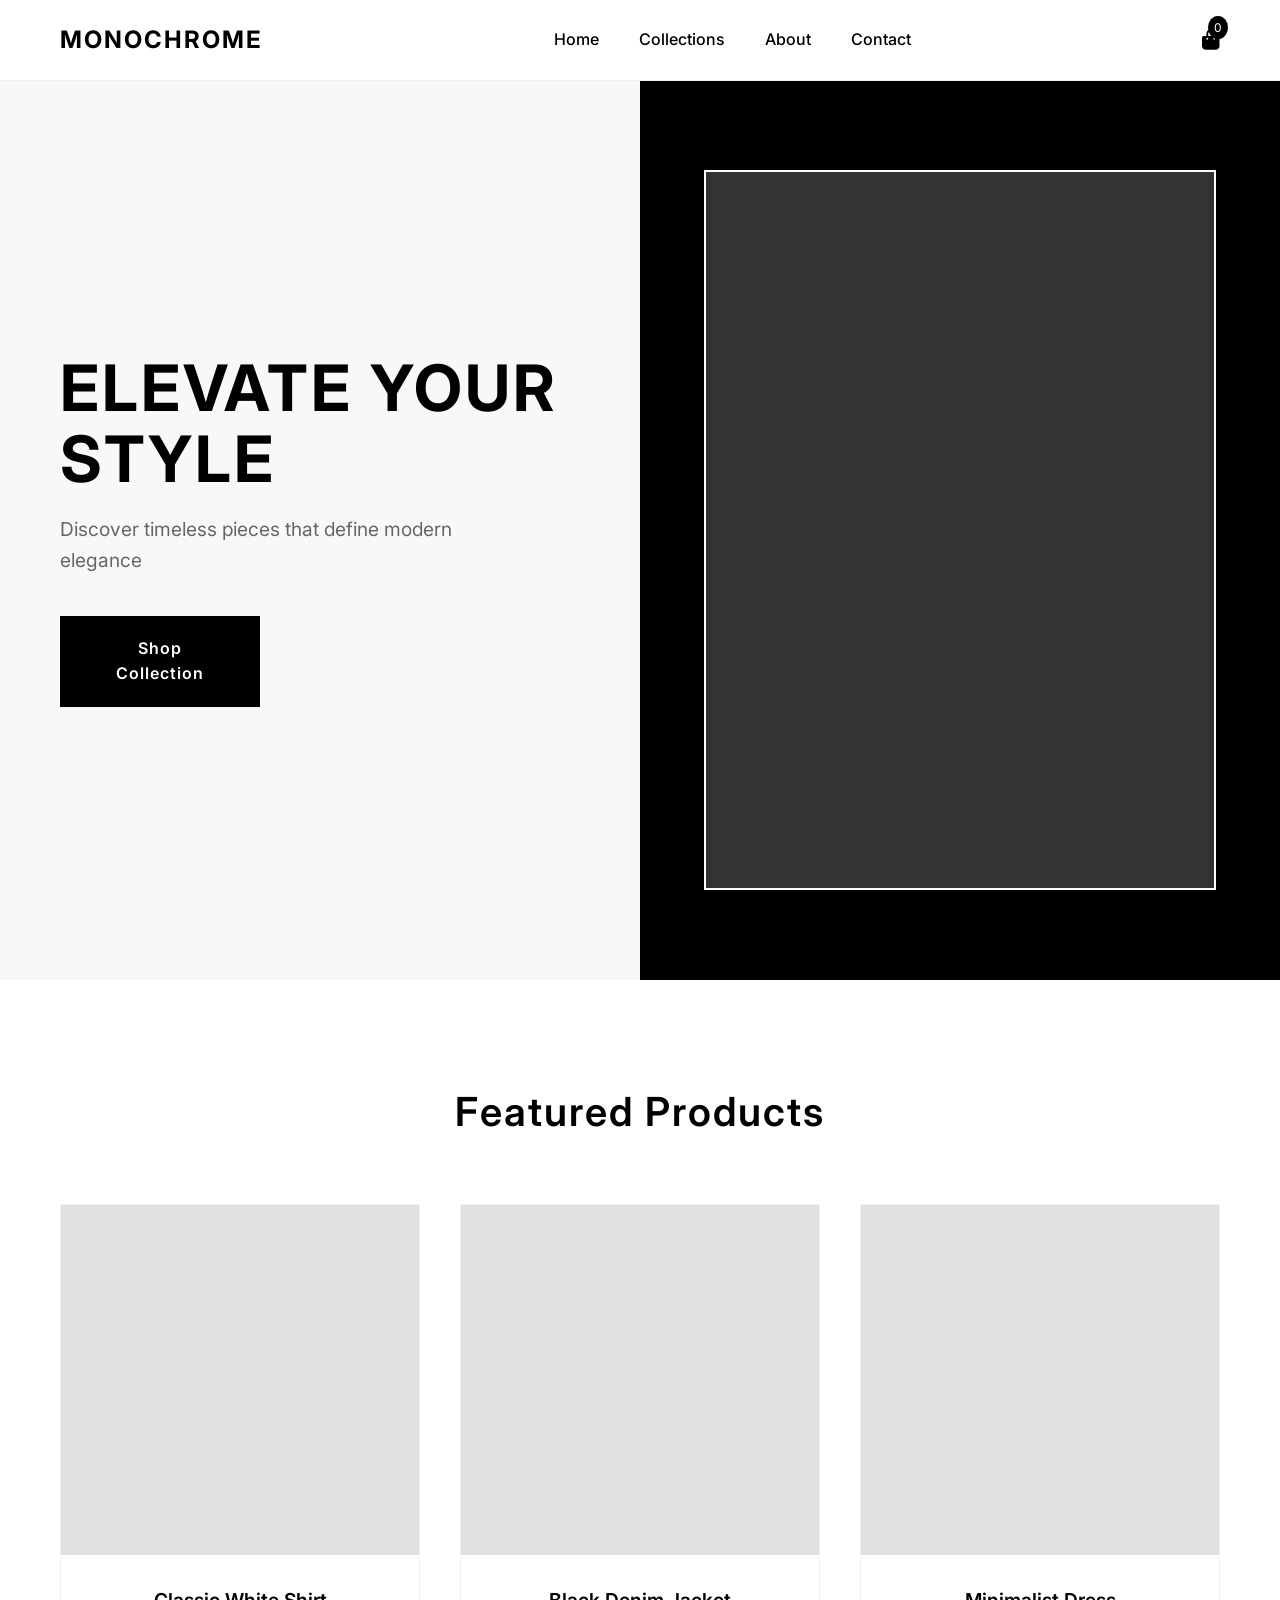
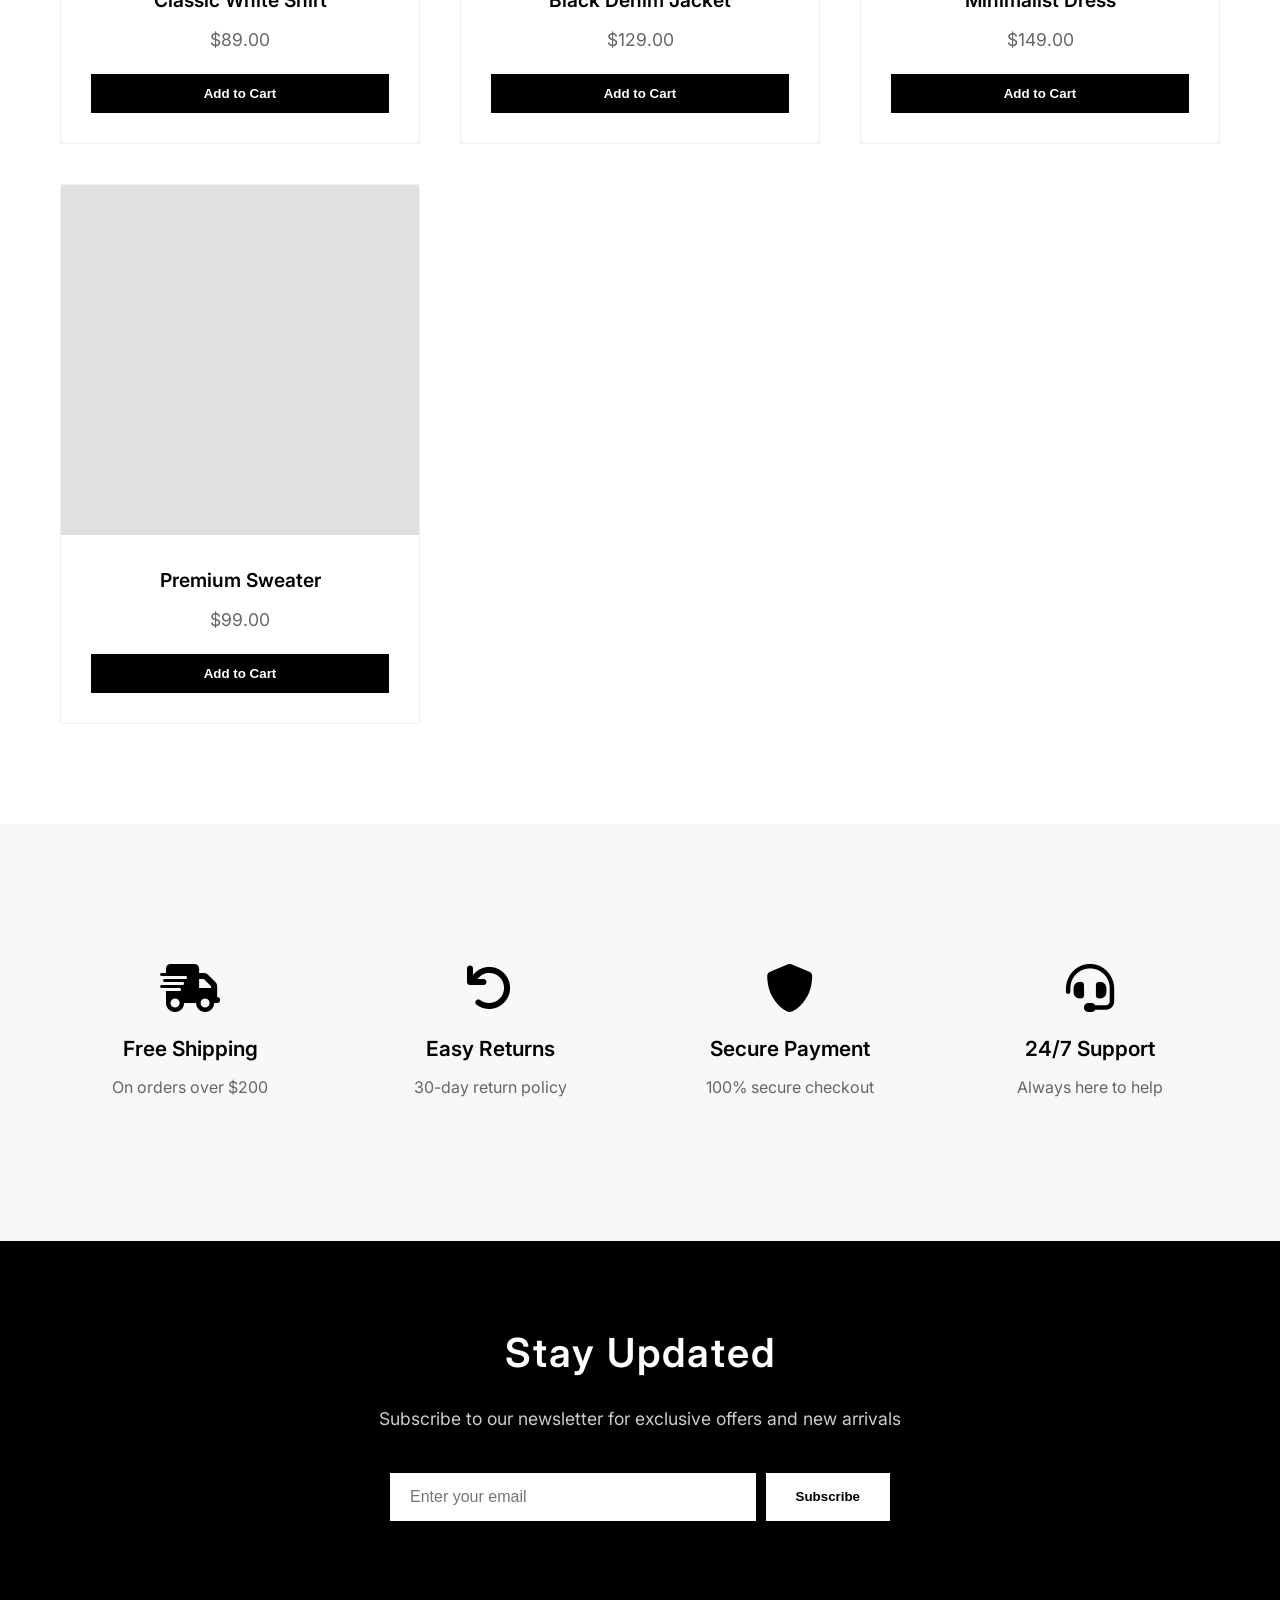
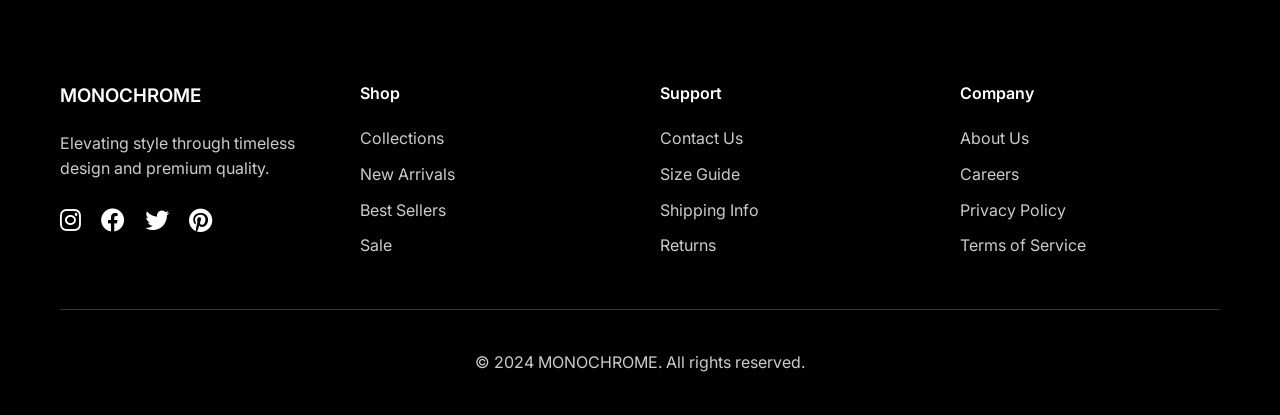
<file: index.html>
<!DOCTYPE html>
<html lang="en">
<head>
    <meta charset="UTF-8">
    <meta name="viewport" content="width=device-width, initial-scale=1.0">
    <title>MONOCHROME - Modern Clothing Brand</title>
    <link rel="stylesheet" href="styles.css">
    <link href="https://fonts.googleapis.com/css2?family=Inter:wght@300;400;500;600;700&display=swap" rel="stylesheet">
    <link rel="stylesheet" href="https://cdnjs.cloudflare.com/ajax/libs/font-awesome/6.0.0/css/all.min.css">
</head>
<body>
    <!-- Navigation -->
    <nav class="navbar">
        <div class="nav-container">
            <div class="nav-logo">
                <a href="index.html">MONOCHROME</a>
            </div>
            <ul class="nav-menu">
                <li class="nav-item">
                    <a href="index.html" class="nav-link">Home</a>
                </li>
                <li class="nav-item">
                    <a href="collections.html" class="nav-link">Collections</a>
                </li>
                <li class="nav-item">
                    <a href="about.html" class="nav-link">About</a>
                </li>
                <li class="nav-item">
                    <a href="contact.html" class="nav-link">Contact</a>
                </li>
            </ul>
            <div class="nav-icons">
                <a href="cart.html" class="cart-icon">
                    <i class="fas fa-shopping-bag"></i>
                    <span class="cart-count">0</span>
                </a>
                <div class="hamburger">
                    <span class="bar"></span>
                    <span class="bar"></span>
                    <span class="bar"></span>
                </div>
            </div>
        </div>
    </nav>

    <!-- Hero Section -->
    <section class="hero">
        <div class="hero-content">
            <h1 class="hero-title">ELEVATE YOUR STYLE</h1>
            <p class="hero-subtitle">Discover timeless pieces that define modern elegance</p>
            <a href="collections.html" class="cta-button">Shop Collection</a>
        </div>
        <div class="hero-image">
            <div class="hero-placeholder"></div>
        </div>
    </section>

    <!-- Featured Products -->
    <section class="featured-products">
        <div class="container">
            <h2 class="section-title">Featured Products</h2>
            <div class="products-grid">
                <div class="product-card" data-product-id="1">
                    <div class="product-image">
                        <div class="product-placeholder"></div>
                        <div class="product-overlay">
                            <button class="quick-view-btn">Quick View</button>
                        </div>
                    </div>
                    <div class="product-info">
                        <h3 class="product-name">Classic White Shirt</h3>
                        <p class="product-price">$89.00</p>
                        <button class="add-to-cart-btn" data-product-id="1">Add to Cart</button>
                    </div>
                </div>
                <div class="product-card" data-product-id="2">
                    <div class="product-image">
                        <div class="product-placeholder"></div>
                        <div class="product-overlay">
                            <button class="quick-view-btn">Quick View</button>
                        </div>
                    </div>
                    <div class="product-info">
                        <h3 class="product-name">Black Denim Jacket</h3>
                        <p class="product-price">$129.00</p>
                        <button class="add-to-cart-btn" data-product-id="2">Add to Cart</button>
                    </div>
                </div>
                <div class="product-card" data-product-id="3">
                    <div class="product-image">
                        <div class="product-placeholder"></div>
                        <div class="product-overlay">
                            <button class="quick-view-btn">Quick View</button>
                        </div>
                    </div>
                    <div class="product-info">
                        <h3 class="product-name">Minimalist Dress</h3>
                        <p class="product-price">$149.00</p>
                        <button class="add-to-cart-btn" data-product-id="3">Add to Cart</button>
                    </div>
                </div>
                <div class="product-card" data-product-id="4">
                    <div class="product-image">
                        <div class="product-placeholder"></div>
                        <div class="product-overlay">
                            <button class="quick-view-btn">Quick View</button>
                        </div>
                    </div>
                    <div class="product-info">
                        <h3 class="product-name">Premium Sweater</h3>
                        <p class="product-price">$99.00</p>
                        <button class="add-to-cart-btn" data-product-id="4">Add to Cart</button>
                    </div>
                </div>
            </div>
        </div>
    </section>

    <!-- Brand Highlights -->
    <section class="brand-highlights">
        <div class="container">
            <div class="highlights-grid">
                <div class="highlight-item">
                    <i class="fas fa-shipping-fast"></i>
                    <h3>Free Shipping</h3>
                    <p>On orders over $200</p>
                </div>
                <div class="highlight-item">
                    <i class="fas fa-undo"></i>
                    <h3>Easy Returns</h3>
                    <p>30-day return policy</p>
                </div>
                <div class="highlight-item">
                    <i class="fas fa-shield-alt"></i>
                    <h3>Secure Payment</h3>
                    <p>100% secure checkout</p>
                </div>
                <div class="highlight-item">
                    <i class="fas fa-headset"></i>
                    <h3>24/7 Support</h3>
                    <p>Always here to help</p>
                </div>
            </div>
        </div>
    </section>

    <!-- Newsletter -->
    <section class="newsletter">
        <div class="container">
            <h2>Stay Updated</h2>
            <p>Subscribe to our newsletter for exclusive offers and new arrivals</p>
            <form class="newsletter-form">
                <input type="email" placeholder="Enter your email" required>
                <button type="submit">Subscribe</button>
            </form>
        </div>
    </section>

    <!-- Footer -->
    <footer class="footer">
        <div class="container">
            <div class="footer-content">
                <div class="footer-section">
                    <h3>MONOCHROME</h3>
                    <p>Elevating style through timeless design and premium quality.</p>
                    <div class="social-links">
                        <a href="#"><i class="fab fa-instagram"></i></a>
                        <a href="#"><i class="fab fa-facebook"></i></a>
                        <a href="#"><i class="fab fa-twitter"></i></a>
                        <a href="#"><i class="fab fa-pinterest"></i></a>
                    </div>
                </div>
                <div class="footer-section">
                    <h4>Shop</h4>
                    <ul>
                        <li><a href="collections.html">Collections</a></li>
                        <li><a href="collections.html">New Arrivals</a></li>
                        <li><a href="collections.html">Best Sellers</a></li>
                        <li><a href="collections.html">Sale</a></li>
                    </ul>
                </div>
                <div class="footer-section">
                    <h4>Support</h4>
                    <ul>
                        <li><a href="contact.html">Contact Us</a></li>
                        <li><a href="#">Size Guide</a></li>
                        <li><a href="#">Shipping Info</a></li>
                        <li><a href="#">Returns</a></li>
                    </ul>
                </div>
                <div class="footer-section">
                    <h4>Company</h4>
                    <ul>
                        <li><a href="about.html">About Us</a></li>
                        <li><a href="#">Careers</a></li>
                        <li><a href="#">Privacy Policy</a></li>
                        <li><a href="#">Terms of Service</a></li>
                    </ul>
                </div>
            </div>
            <div class="footer-bottom">
                <p>&copy; 2024 MONOCHROME. All rights reserved.</p>
            </div>
        </div>
    </footer>

    <!-- Product Modal -->
    <div class="product-modal" id="productModal">
        <div class="modal-content">
            <span class="close-modal">&times;</span>
            <div class="modal-body">
                <!-- Product details will be loaded here -->
            </div>
        </div>
    </div>

    <script src="script.js"></script>
</body>
</html>
</file>
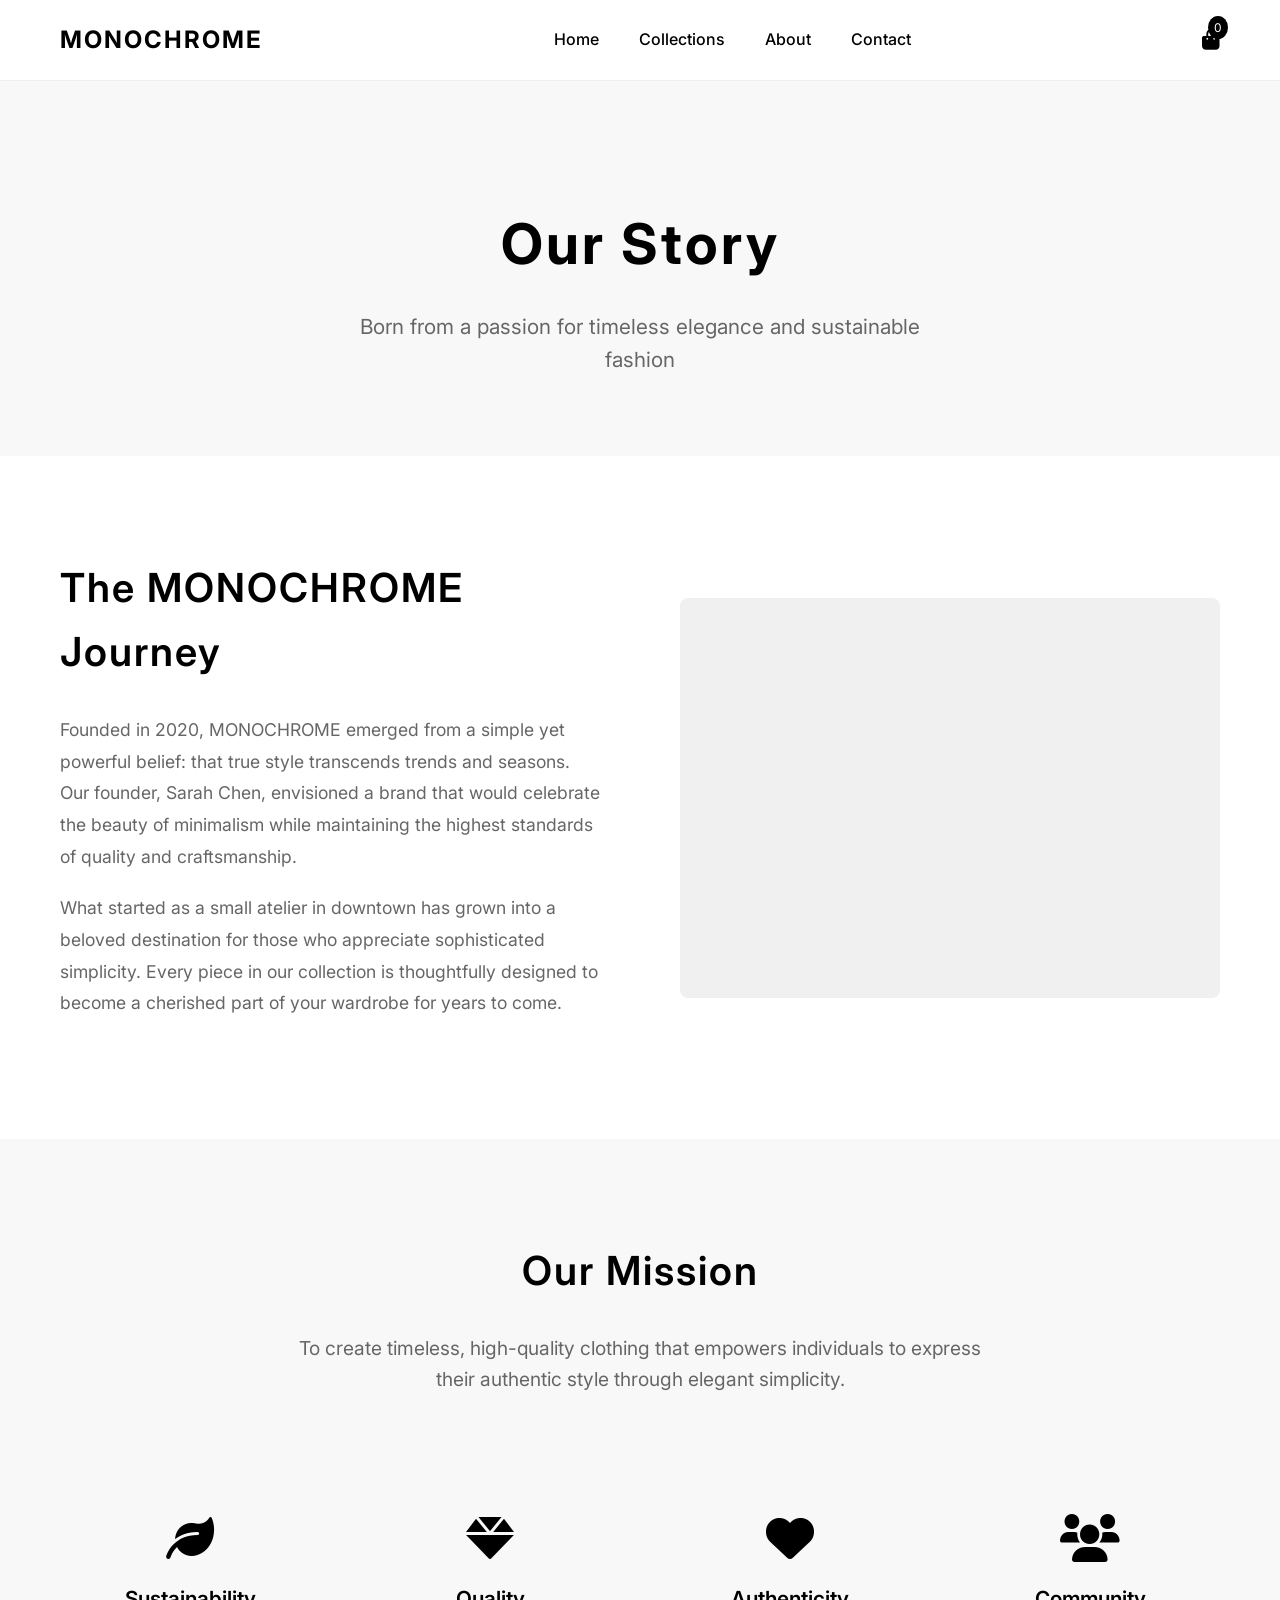
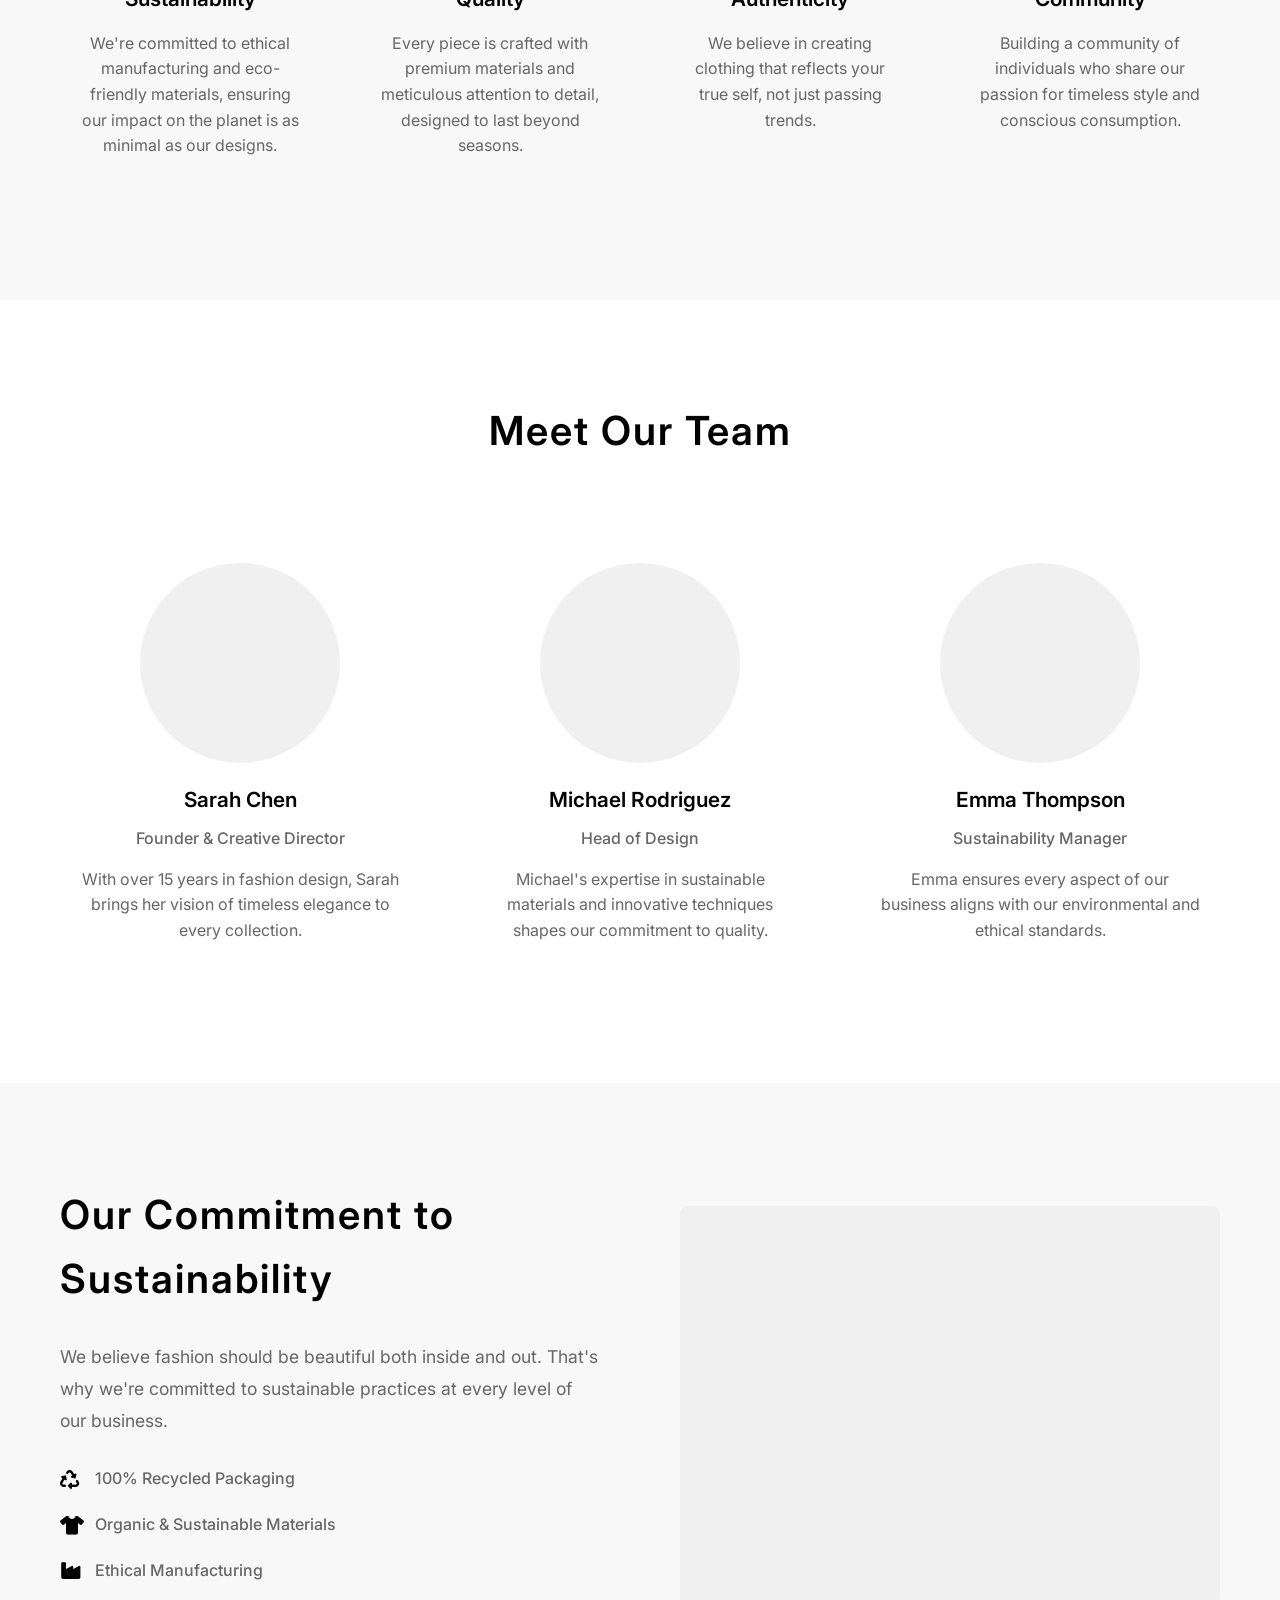
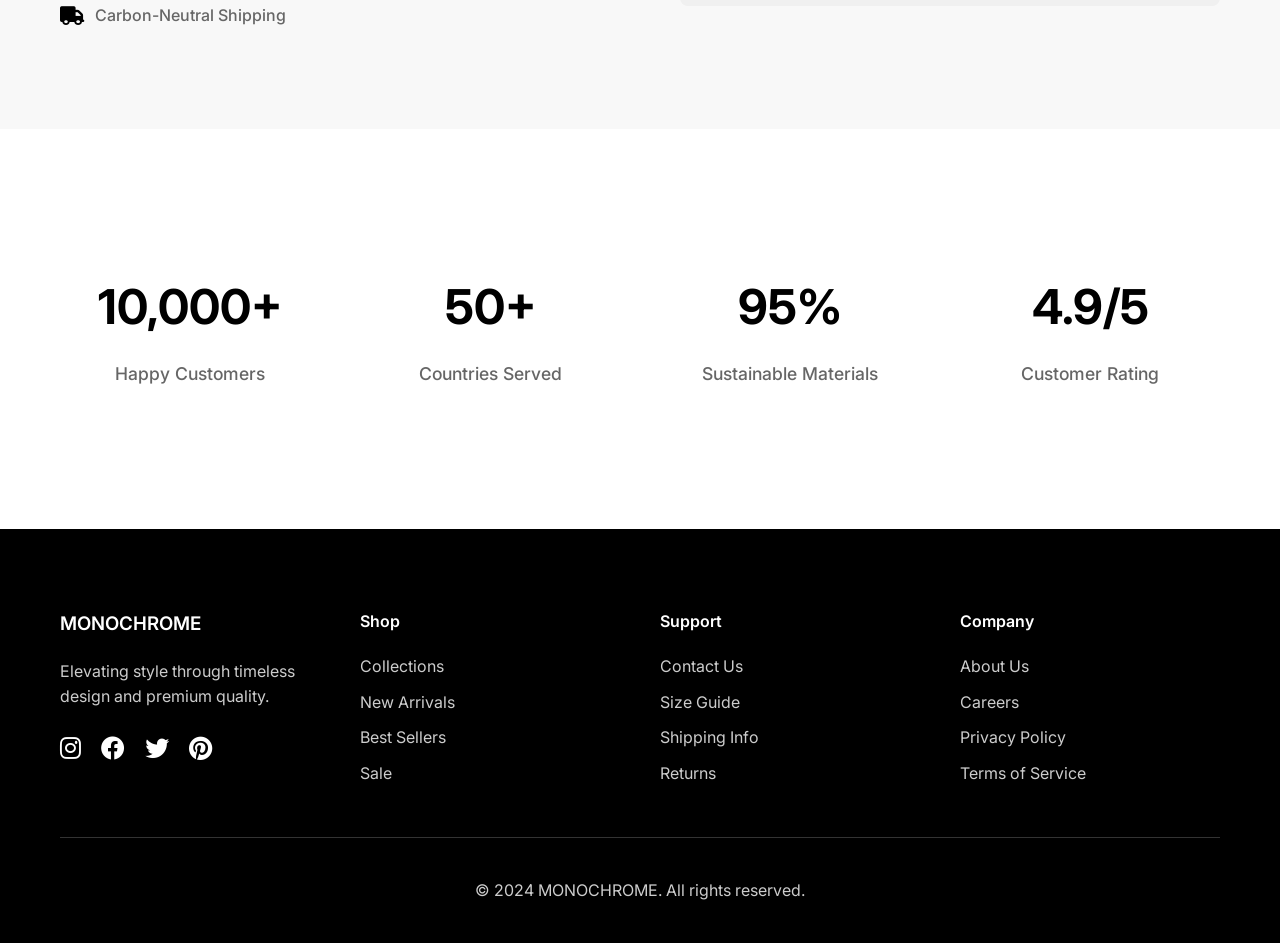
<file: about.html>
<!DOCTYPE html>
<html lang="en">
<head>
    <meta charset="UTF-8">
    <meta name="viewport" content="width=device-width, initial-scale=1.0">
    <title>About Us - MONOCHROME</title>
    <link rel="stylesheet" href="styles.css">
    <link href="https://fonts.googleapis.com/css2?family=Inter:wght@300;400;500;600;700&display=swap" rel="stylesheet">
    <link rel="stylesheet" href="https://cdnjs.cloudflare.com/ajax/libs/font-awesome/6.0.0/css/all.min.css">
</head>
<body>
    <!-- Navigation -->
    <nav class="navbar">
        <div class="nav-container">
            <div class="nav-logo">
                <a href="index.html">MONOCHROME</a>
            </div>
            <ul class="nav-menu">
                <li class="nav-item">
                    <a href="index.html" class="nav-link">Home</a>
                </li>
                <li class="nav-item">
                    <a href="collections.html" class="nav-link">Collections</a>
                </li>
                <li class="nav-item">
                    <a href="about.html" class="nav-link active">About</a>
                </li>
                <li class="nav-item">
                    <a href="contact.html" class="nav-link">Contact</a>
                </li>
            </ul>
            <div class="nav-icons">
                <a href="cart.html" class="cart-icon">
                    <i class="fas fa-shopping-bag"></i>
                    <span class="cart-count">0</span>
                </a>
                <div class="hamburger">
                    <span class="bar"></span>
                    <span class="bar"></span>
                    <span class="bar"></span>
                </div>
            </div>
        </div>
    </nav>

    <!-- About Hero -->
    <section class="about-hero">
        <div class="container">
            <div class="about-hero-content">
                <h1>Our Story</h1>
                <p>Born from a passion for timeless elegance and sustainable fashion</p>
            </div>
        </div>
    </section>

    <!-- Brand Story -->
    <section class="brand-story">
        <div class="container">
            <div class="story-content">
                <div class="story-text">
                    <h2>The MONOCHROME Journey</h2>
                    <p>Founded in 2020, MONOCHROME emerged from a simple yet powerful belief: that true style transcends trends and seasons. Our founder, Sarah Chen, envisioned a brand that would celebrate the beauty of minimalism while maintaining the highest standards of quality and craftsmanship.</p>
                    <p>What started as a small atelier in downtown has grown into a beloved destination for those who appreciate sophisticated simplicity. Every piece in our collection is thoughtfully designed to become a cherished part of your wardrobe for years to come.</p>
                </div>
                <div class="story-image">
                    <div class="story-placeholder"></div>
                </div>
            </div>
        </div>
    </section>

    <!-- Mission & Values -->
    <section class="mission-values">
        <div class="container">
            <div class="mission-content">
                <h2>Our Mission</h2>
                <p>To create timeless, high-quality clothing that empowers individuals to express their authentic style through elegant simplicity.</p>
            </div>
            <div class="values-grid">
                <div class="value-item">
                    <i class="fas fa-leaf"></i>
                    <h3>Sustainability</h3>
                    <p>We're committed to ethical manufacturing and eco-friendly materials, ensuring our impact on the planet is as minimal as our designs.</p>
                </div>
                <div class="value-item">
                    <i class="fas fa-gem"></i>
                    <h3>Quality</h3>
                    <p>Every piece is crafted with premium materials and meticulous attention to detail, designed to last beyond seasons.</p>
                </div>
                <div class="value-item">
                    <i class="fas fa-heart"></i>
                    <h3>Authenticity</h3>
                    <p>We believe in creating clothing that reflects your true self, not just passing trends.</p>
                </div>
                <div class="value-item">
                    <i class="fas fa-users"></i>
                    <h3>Community</h3>
                    <p>Building a community of individuals who share our passion for timeless style and conscious consumption.</p>
                </div>
            </div>
        </div>
    </section>

    <!-- Team Section -->
    <section class="team-section">
        <div class="container">
            <h2>Meet Our Team</h2>
            <div class="team-grid">
                <div class="team-member">
                    <div class="member-image">
                        <div class="member-placeholder"></div>
                    </div>
                    <h3>Sarah Chen</h3>
                    <p class="member-title">Founder & Creative Director</p>
                    <p class="member-bio">With over 15 years in fashion design, Sarah brings her vision of timeless elegance to every collection.</p>
                </div>
                <div class="team-member">
                    <div class="member-image">
                        <div class="member-placeholder"></div>
                    </div>
                    <h3>Michael Rodriguez</h3>
                    <p class="member-title">Head of Design</p>
                    <p class="member-bio">Michael's expertise in sustainable materials and innovative techniques shapes our commitment to quality.</p>
                </div>
                <div class="team-member">
                    <div class="member-image">
                        <div class="member-placeholder"></div>
                    </div>
                    <h3>Emma Thompson</h3>
                    <p class="member-title">Sustainability Manager</p>
                    <p class="member-bio">Emma ensures every aspect of our business aligns with our environmental and ethical standards.</p>
                </div>
            </div>
        </div>
    </section>

    <!-- Sustainability -->
    <section class="sustainability">
        <div class="container">
            <div class="sustainability-content">
                <div class="sustainability-text">
                    <h2>Our Commitment to Sustainability</h2>
                    <p>We believe fashion should be beautiful both inside and out. That's why we're committed to sustainable practices at every level of our business.</p>
                    <div class="sustainability-features">
                        <div class="feature">
                            <i class="fas fa-recycle"></i>
                            <span>100% Recycled Packaging</span>
                        </div>
                        <div class="feature">
                            <i class="fas fa-tshirt"></i>
                            <span>Organic & Sustainable Materials</span>
                        </div>
                        <div class="feature">
                            <i class="fas fa-industry"></i>
                            <span>Ethical Manufacturing</span>
                        </div>
                        <div class="feature">
                            <i class="fas fa-truck"></i>
                            <span>Carbon-Neutral Shipping</span>
                        </div>
                    </div>
                </div>
                <div class="sustainability-image">
                    <div class="sustainability-placeholder"></div>
                </div>
            </div>
        </div>
    </section>

    <!-- Stats -->
    <section class="stats-section">
        <div class="container">
            <div class="stats-grid">
                <div class="stat-item">
                    <h3>10,000+</h3>
                    <p>Happy Customers</p>
                </div>
                <div class="stat-item">
                    <h3>50+</h3>
                    <p>Countries Served</p>
                </div>
                <div class="stat-item">
                    <h3>95%</h3>
                    <p>Sustainable Materials</p>
                </div>
                <div class="stat-item">
                    <h3>4.9/5</h3>
                    <p>Customer Rating</p>
                </div>
            </div>
        </div>
    </section>

    <!-- Footer -->
    <footer class="footer">
        <div class="container">
            <div class="footer-content">
                <div class="footer-section">
                    <h3>MONOCHROME</h3>
                    <p>Elevating style through timeless design and premium quality.</p>
                    <div class="social-links">
                        <a href="#"><i class="fab fa-instagram"></i></a>
                        <a href="#"><i class="fab fa-facebook"></i></a>
                        <a href="#"><i class="fab fa-twitter"></i></a>
                        <a href="#"><i class="fab fa-pinterest"></i></a>
                    </div>
                </div>
                <div class="footer-section">
                    <h4>Shop</h4>
                    <ul>
                        <li><a href="collections.html">Collections</a></li>
                        <li><a href="collections.html">New Arrivals</a></li>
                        <li><a href="collections.html">Best Sellers</a></li>
                        <li><a href="collections.html">Sale</a></li>
                    </ul>
                </div>
                <div class="footer-section">
                    <h4>Support</h4>
                    <ul>
                        <li><a href="contact.html">Contact Us</a></li>
                        <li><a href="#">Size Guide</a></li>
                        <li><a href="#">Shipping Info</a></li>
                        <li><a href="#">Returns</a></li>
                    </ul>
                </div>
                <div class="footer-section">
                    <h4>Company</h4>
                    <ul>
                        <li><a href="about.html">About Us</a></li>
                        <li><a href="#">Careers</a></li>
                        <li><a href="#">Privacy Policy</a></li>
                        <li><a href="#">Terms of Service</a></li>
                    </ul>
                </div>
            </div>
            <div class="footer-bottom">
                <p>&copy; 2024 MONOCHROME. All rights reserved.</p>
            </div>
        </div>
    </footer>

    <script src="script.js"></script>
</body>
</html>
</file>
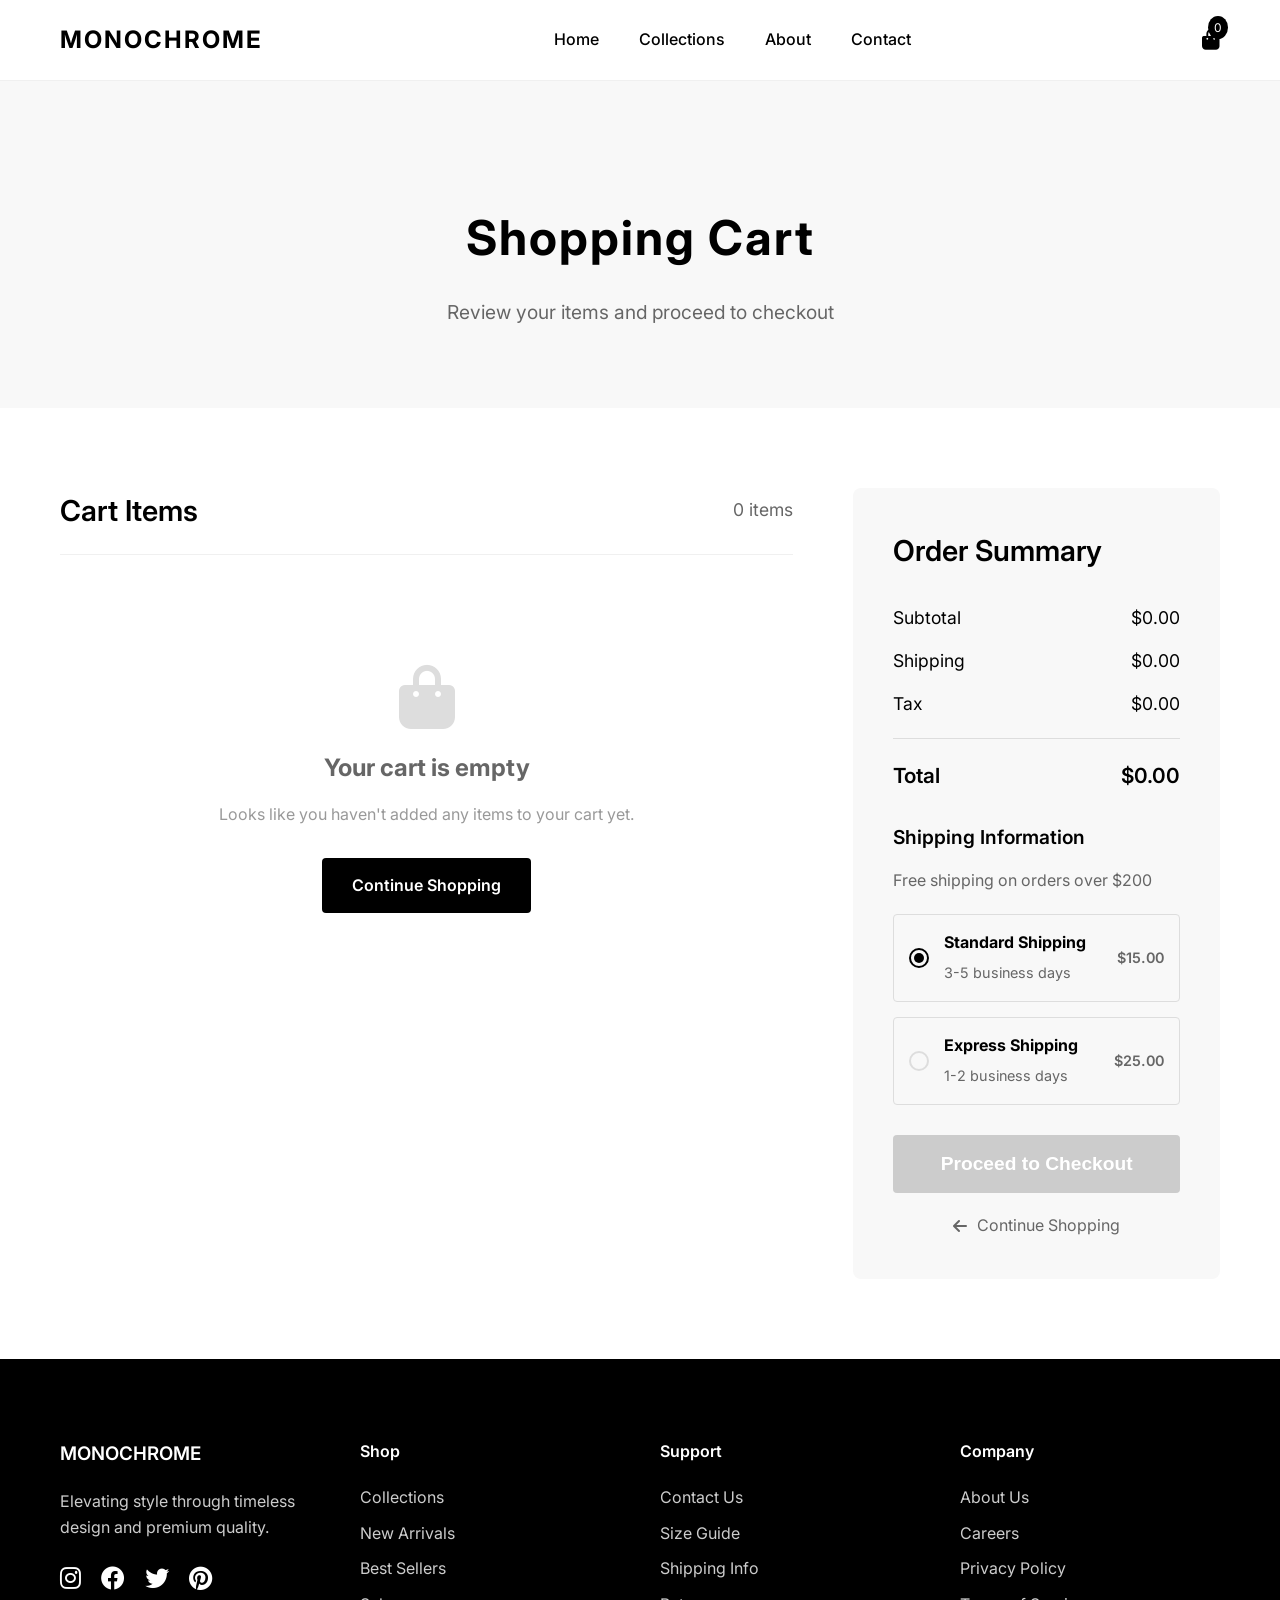
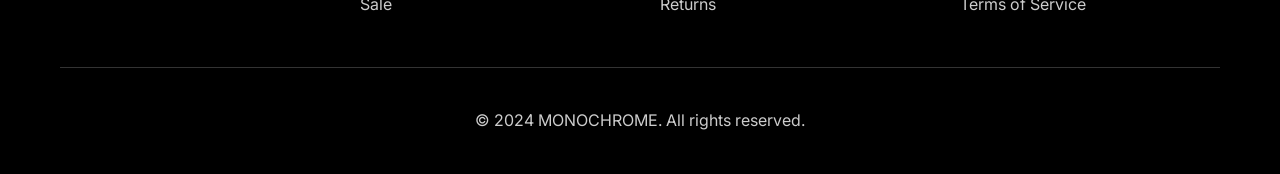
<file: cart.html>
<!DOCTYPE html>
<html lang="en">
<head>
    <meta charset="UTF-8">
    <meta name="viewport" content="width=device-width, initial-scale=1.0">
    <title>Shopping Cart - MONOCHROME</title>
    <link rel="stylesheet" href="styles.css">
    <link href="https://fonts.googleapis.com/css2?family=Inter:wght@300;400;500;600;700&display=swap" rel="stylesheet">
    <link rel="stylesheet" href="https://cdnjs.cloudflare.com/ajax/libs/font-awesome/6.0.0/css/all.min.css">
</head>
<body>
    <!-- Navigation -->
    <nav class="navbar">
        <div class="nav-container">
            <div class="nav-logo">
                <a href="index.html">MONOCHROME</a>
            </div>
            <ul class="nav-menu">
                <li class="nav-item">
                    <a href="index.html" class="nav-link">Home</a>
                </li>
                <li class="nav-item">
                    <a href="collections.html" class="nav-link">Collections</a>
                </li>
                <li class="nav-item">
                    <a href="about.html" class="nav-link">About</a>
                </li>
                <li class="nav-item">
                    <a href="contact.html" class="nav-link">Contact</a>
                </li>
            </ul>
            <div class="nav-icons">
                <a href="cart.html" class="cart-icon active">
                    <i class="fas fa-shopping-bag"></i>
                    <span class="cart-count">0</span>
                </a>
                <div class="hamburger">
                    <span class="bar"></span>
                    <span class="bar"></span>
                    <span class="bar"></span>
                </div>
            </div>
        </div>
    </nav>

    <!-- Cart Header -->
    <section class="cart-header">
        <div class="container">
            <h1>Shopping Cart</h1>
            <p>Review your items and proceed to checkout</p>
        </div>
    </section>

    <!-- Cart Content -->
    <section class="cart-content">
        <div class="container">
            <div class="cart-layout">
                <!-- Cart Items -->
                <div class="cart-items-section">
                    <div class="cart-items-header">
                        <h2>Cart Items</h2>
                        <span class="item-count">0 items</span>
                    </div>
                    
                    <div class="cart-items" id="cartItems">
                        <!-- Cart items will be dynamically loaded here -->
                        <div class="empty-cart">
                            <i class="fas fa-shopping-bag"></i>
                            <h3>Your cart is empty</h3>
                            <p>Looks like you haven't added any items to your cart yet.</p>
                            <a href="collections.html" class="continue-shopping-btn">Continue Shopping</a>
                        </div>
                    </div>
                </div>

                <!-- Cart Summary -->
                <div class="cart-summary">
                    <h2>Order Summary</h2>
                    <div class="summary-details">
                        <div class="summary-row">
                            <span>Subtotal</span>
                            <span id="subtotal">$0.00</span>
                        </div>
                        <div class="summary-row">
                            <span>Shipping</span>
                            <span id="shipping">$0.00</span>
                        </div>
                        <div class="summary-row">
                            <span>Tax</span>
                            <span id="tax">$0.00</span>
                        </div>
                        <div class="summary-divider"></div>
                        <div class="summary-row total">
                            <span>Total</span>
                            <span id="total">$0.00</span>
                        </div>
                    </div>
                    
                    <div class="shipping-info">
                        <h3>Shipping Information</h3>
                        <p>Free shipping on orders over $200</p>
                        <div class="shipping-options">
                            <label class="shipping-option">
                                <input type="radio" name="shipping" value="standard" checked>
                                <span class="radio-custom"></span>
                                <div>
                                    <strong>Standard Shipping</strong>
                                    <span>3-5 business days</span>
                                </div>
                                <span class="shipping-price">$15.00</span>
                            </label>
                            <label class="shipping-option">
                                <input type="radio" name="shipping" value="express">
                                <span class="radio-custom"></span>
                                <div>
                                    <strong>Express Shipping</strong>
                                    <span>1-2 business days</span>
                                </div>
                                <span class="shipping-price">$25.00</span>
                            </label>
                        </div>
                    </div>
                    
                    <button class="checkout-btn" id="checkoutBtn" disabled>
                        Proceed to Checkout
                    </button>
                    
                    <div class="cart-actions">
                        <a href="collections.html" class="continue-shopping-link">
                            <i class="fas fa-arrow-left"></i>
                            Continue Shopping
                        </a>
                    </div>
                </div>
            </div>
        </div>
    </section>

    <!-- Recommended Products -->
    <section class="recommended-products" id="recommendedProducts" style="display: none;">
        <div class="container">
            <h2>You Might Also Like</h2>
            <div class="products-grid">
                <div class="product-card" data-product-id="5">
                    <div class="product-image">
                        <div class="product-placeholder"></div>
                        <div class="product-overlay">
                            <button class="quick-view-btn">Quick View</button>
                        </div>
                    </div>
                    <div class="product-info">
                        <h3 class="product-name">Silk Blouse</h3>
                        <p class="product-price">$79.00</p>
                        <button class="add-to-cart-btn" data-product-id="5">Add to Cart</button>
                    </div>
                </div>
                <div class="product-card" data-product-id="6">
                    <div class="product-image">
                        <div class="product-placeholder"></div>
                        <div class="product-overlay">
                            <button class="quick-view-btn">Quick View</button>
                        </div>
                    </div>
                    <div class="product-info">
                        <h3 class="product-name">Cashmere Sweater</h3>
                        <p class="product-price">$159.00</p>
                        <button class="add-to-cart-btn" data-product-id="6">Add to Cart</button>
                    </div>
                </div>
                <div class="product-card" data-product-id="7">
                    <div class="product-image">
                        <div class="product-placeholder"></div>
                        <div class="product-overlay">
                            <button class="quick-view-btn">Quick View</button>
                        </div>
                    </div>
                    <div class="product-info">
                        <h3 class="product-name">High-Waist Trousers</h3>
                        <p class="product-price">$119.00</p>
                        <button class="add-to-cart-btn" data-product-id="7">Add to Cart</button>
                    </div>
                </div>
                <div class="product-card" data-product-id="8">
                    <div class="product-image">
                        <div class="product-placeholder"></div>
                        <div class="product-overlay">
                            <button class="quick-view-btn">Quick View</button>
                        </div>
                    </div>
                    <div class="product-info">
                        <h3 class="product-name">Skinny Jeans</h3>
                        <p class="product-price">$99.00</p>
                        <button class="add-to-cart-btn" data-product-id="8">Add to Cart</button>
                    </div>
                </div>
            </div>
        </div>
    </section>

    <!-- Footer -->
    <footer class="footer">
        <div class="container">
            <div class="footer-content">
                <div class="footer-section">
                    <h3>MONOCHROME</h3>
                    <p>Elevating style through timeless design and premium quality.</p>
                    <div class="social-links">
                        <a href="#"><i class="fab fa-instagram"></i></a>
                        <a href="#"><i class="fab fa-facebook"></i></a>
                        <a href="#"><i class="fab fa-twitter"></i></a>
                        <a href="#"><i class="fab fa-pinterest"></i></a>
                    </div>
                </div>
                <div class="footer-section">
                    <h4>Shop</h4>
                    <ul>
                        <li><a href="collections.html">Collections</a></li>
                        <li><a href="collections.html">New Arrivals</a></li>
                        <li><a href="collections.html">Best Sellers</a></li>
                        <li><a href="collections.html">Sale</a></li>
                    </ul>
                </div>
                <div class="footer-section">
                    <h4>Support</h4>
                    <ul>
                        <li><a href="contact.html">Contact Us</a></li>
                        <li><a href="#">Size Guide</a></li>
                        <li><a href="#">Shipping Info</a></li>
                        <li><a href="#">Returns</a></li>
                    </ul>
                </div>
                <div class="footer-section">
                    <h4>Company</h4>
                    <ul>
                        <li><a href="about.html">About Us</a></li>
                        <li><a href="#">Careers</a></li>
                        <li><a href="#">Privacy Policy</a></li>
                        <li><a href="#">Terms of Service</a></li>
                    </ul>
                </div>
            </div>
            <div class="footer-bottom">
                <p>&copy; 2024 MONOCHROME. All rights reserved.</p>
            </div>
        </div>
    </footer>

    <script src="script.js"></script>
    <script src="cart.js"></script>
</body>
</html>
</file>
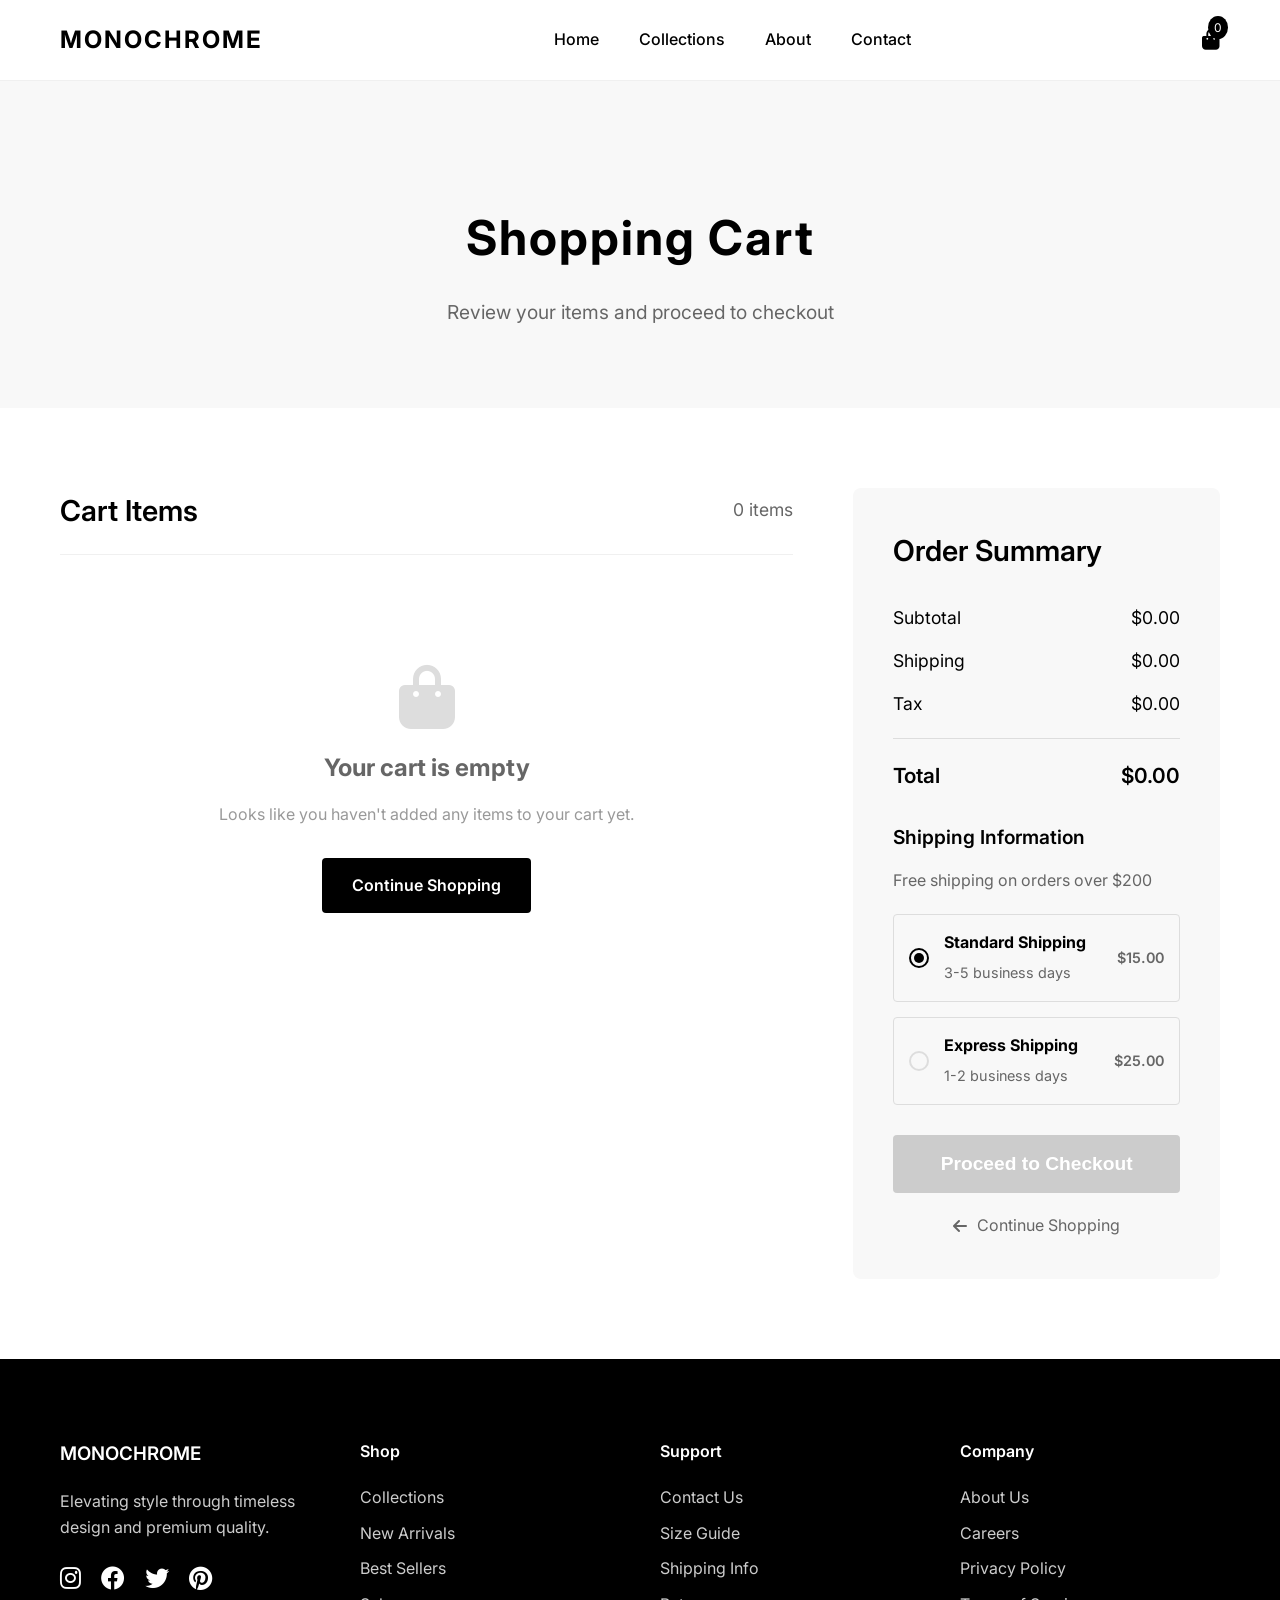
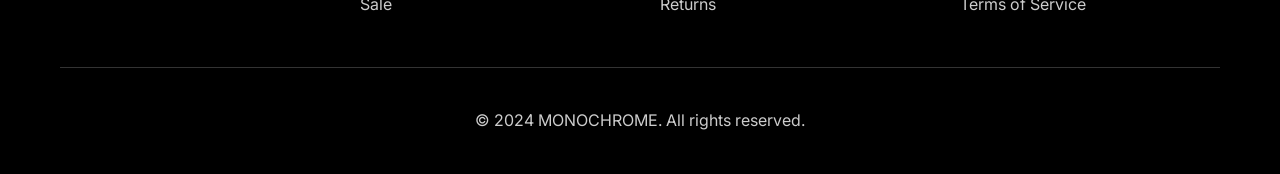
<file: checkout.html>
<!DOCTYPE html>
<html lang="en">
<head>
    <meta charset="UTF-8">
    <meta name="viewport" content="width=device-width, initial-scale=1.0">
    <title>Checkout - MONOCHROME</title>
    <link rel="stylesheet" href="styles.css">
    <link href="https://fonts.googleapis.com/css2?family=Inter:wght@300;400;500;600;700&display=swap" rel="stylesheet">
    <link rel="stylesheet" href="https://cdnjs.cloudflare.com/ajax/libs/font-awesome/6.0.0/css/all.min.css">
</head>
<body>
    <!-- Navigation -->
    <nav class="navbar">
        <div class="nav-container">
            <div class="nav-logo">
                <a href="index.html">MONOCHROME</a>
            </div>
            <ul class="nav-menu">
                <li class="nav-item">
                    <a href="index.html" class="nav-link">Home</a>
                </li>
                <li class="nav-item">
                    <a href="collections.html" class="nav-link">Collections</a>
                </li>
                <li class="nav-item">
                    <a href="about.html" class="nav-link">About</a>
                </li>
                <li class="nav-item">
                    <a href="contact.html" class="nav-link">Contact</a>
                </li>
            </ul>
            <div class="nav-icons">
                <a href="cart.html" class="cart-icon">
                    <i class="fas fa-shopping-bag"></i>
                    <span class="cart-count">0</span>
                </a>
                <div class="hamburger">
                    <span class="bar"></span>
                    <span class="bar"></span>
                    <span class="bar"></span>
                </div>
            </div>
        </div>
    </nav>

    <!-- Checkout Header -->
    <section class="checkout-header">
        <div class="container">
            <h1>Checkout</h1>
            <p>Complete your purchase securely</p>
        </div>
    </section>

    <!-- Checkout Progress -->
    <section class="checkout-progress">
        <div class="container">
            <div class="progress-steps">
                <div class="step active" data-step="1">
                    <div class="step-number">1</div>
                    <span>Shipping</span>
                </div>
                <div class="step" data-step="2">
                    <div class="step-number">2</div>
                    <span>Billing</span>
                </div>
                <div class="step" data-step="3">
                    <div class="step-number">3</div>
                    <span>Payment</span>
                </div>
                <div class="step" data-step="4">
                    <div class="step-number">4</div>
                    <span>Review</span>
                </div>
            </div>
        </div>
    </section>

    <!-- Checkout Content -->
    <section class="checkout-content">
        <div class="container">
            <div class="checkout-layout">
                <!-- Checkout Forms -->
                <div class="checkout-forms">
                    <!-- Step 1: Shipping Information -->
                    <div class="checkout-step active" id="step1">
                        <h2>Shipping Information</h2>
                        <form class="checkout-form" id="shippingForm">
                            <div class="form-row">
                                <div class="form-group">
                                    <label for="firstName">First Name *</label>
                                    <input type="text" id="firstName" name="firstName" required>
                                </div>
                                <div class="form-group">
                                    <label for="lastName">Last Name *</label>
                                    <input type="text" id="lastName" name="lastName" required>
                                </div>
                            </div>
                            <div class="form-group">
                                <label for="email">Email Address *</label>
                                <input type="email" id="email" name="email" required>
                            </div>
                            <div class="form-group">
                                <label for="phone">Phone Number *</label>
                                <input type="tel" id="phone" name="phone" required>
                            </div>
                            <div class="form-group">
                                <label for="address">Street Address *</label>
                                <input type="text" id="address" name="address" required>
                            </div>
                            <div class="form-row">
                                <div class="form-group">
                                    <label for="city">City *</label>
                                    <input type="text" id="city" name="city" required>
                                </div>
                                <div class="form-group">
                                    <label for="state">State *</label>
                                    <input type="text" id="state" name="state" required>
                                </div>
                                <div class="form-group">
                                    <label for="zipCode">ZIP Code *</label>
                                    <input type="text" id="zipCode" name="zipCode" required>
                                </div>
                            </div>
                            <div class="form-group">
                                <label for="country">Country *</label>
                                <select id="country" name="country" required>
                                    <option value="">Select Country</option>
                                    <option value="US">United States</option>
                                    <option value="CA">Canada</option>
                                    <option value="UK">United Kingdom</option>
                                    <option value="AU">Australia</option>
                                </select>
                            </div>
                            <div class="form-group">
                                <label class="checkbox-label">
                                    <input type="checkbox" id="sameAsShipping" name="sameAsShipping">
                                    <span class="checkmark"></span>
                                    Billing address same as shipping address
                                </label>
                            </div>
                            <div class="step-actions">
                                <button type="button" class="next-step-btn" onclick="nextStep()">Continue to Billing</button>
                            </div>
                        </form>
                    </div>

                    <!-- Step 2: Billing Information -->
                    <div class="checkout-step" id="step2">
                        <h2>Billing Information</h2>
                        <form class="checkout-form" id="billingForm">
                            <div class="form-row">
                                <div class="form-group">
                                    <label for="billingFirstName">First Name *</label>
                                    <input type="text" id="billingFirstName" name="billingFirstName" required>
                                </div>
                                <div class="form-group">
                                    <label for="billingLastName">Last Name *</label>
                                    <input type="text" id="billingLastName" name="billingLastName" required>
                                </div>
                            </div>
                            <div class="form-group">
                                <label for="billingAddress">Street Address *</label>
                                <input type="text" id="billingAddress" name="billingAddress" required>
                            </div>
                            <div class="form-row">
                                <div class="form-group">
                                    <label for="billingCity">City *</label>
                                    <input type="text" id="billingCity" name="billingCity" required>
                                </div>
                                <div class="form-group">
                                    <label for="billingState">State *</label>
                                    <input type="text" id="billingState" name="billingState" required>
                                </div>
                                <div class="form-group">
                                    <label for="billingZipCode">ZIP Code *</label>
                                    <input type="text" id="billingZipCode" name="billingZipCode" required>
                                </div>
                            </div>
                            <div class="step-actions">
                                <button type="button" class="prev-step-btn" onclick="prevStep()">Back to Shipping</button>
                                <button type="button" class="next-step-btn" onclick="nextStep()">Continue to Payment</button>
                            </div>
                        </form>
                    </div>

                    <!-- Step 3: Payment Information -->
                    <div class="checkout-step" id="step3">
                        <h2>Payment Information</h2>
                        <form class="checkout-form" id="paymentForm">
                            <div class="form-group">
                                <label for="cardNumber">Card Number *</label>
                                <input type="text" id="cardNumber" name="cardNumber" placeholder="1234 5678 9012 3456" required>
                            </div>
                            <div class="form-row">
                                <div class="form-group">
                                    <label for="expiryDate">Expiry Date *</label>
                                    <input type="text" id="expiryDate" name="expiryDate" placeholder="MM/YY" required>
                                </div>
                                <div class="form-group">
                                    <label for="cvv">CVV *</label>
                                    <input type="text" id="cvv" name="cvv" placeholder="123" required>
                                </div>
                            </div>
                            <div class="form-group">
                                <label for="cardholderName">Cardholder Name *</label>
                                <input type="text" id="cardholderName" name="cardholderName" required>
                            </div>
                            <div class="payment-methods">
                                <h3>Accepted Payment Methods</h3>
                                <div class="payment-icons">
                                    <i class="fab fa-cc-visa"></i>
                                    <i class="fab fa-cc-mastercard"></i>
                                    <i class="fab fa-cc-amex"></i>
                                    <i class="fab fa-cc-discover"></i>
                                </div>
                            </div>
                            <div class="step-actions">
                                <button type="button" class="prev-step-btn" onclick="prevStep()">Back to Billing</button>
                                <button type="button" class="next-step-btn" onclick="nextStep()">Review Order</button>
                            </div>
                        </form>
                    </div>

                    <!-- Step 4: Order Review -->
                    <div class="checkout-step" id="step4">
                        <h2>Order Review</h2>
                        <div class="order-review">
                            <div class="review-section">
                                <h3>Shipping Information</h3>
                                <div id="shippingReview"></div>
                            </div>
                            <div class="review-section">
                                <h3>Billing Information</h3>
                                <div id="billingReview"></div>
                            </div>
                            <div class="review-section">
                                <h3>Payment Information</h3>
                                <div id="paymentReview"></div>
                            </div>
                            <div class="review-section">
                                <h3>Order Items</h3>
                                <div id="orderItemsReview"></div>
                            </div>
                        </div>
                        <div class="step-actions">
                            <button type="button" class="prev-step-btn" onclick="prevStep()">Back to Payment</button>
                            <button type="button" class="place-order-btn" onclick="placeOrder()">Place Order</button>
                        </div>
                    </div>
                </div>

                <!-- Order Summary -->
                <div class="order-summary">
                    <h2>Order Summary</h2>
                    <div class="summary-details">
                        <div class="summary-row">
                            <span>Subtotal</span>
                            <span id="checkoutSubtotal">$0.00</span>
                        </div>
                        <div class="summary-row">
                            <span>Shipping</span>
                            <span id="checkoutShipping">$0.00</span>
                        </div>
                        <div class="summary-row">
                            <span>Tax</span>
                            <span id="checkoutTax">$0.00</span>
                        </div>
                        <div class="summary-divider"></div>
                        <div class="summary-row total">
                            <span>Total</span>
                            <span id="checkoutTotal">$0.00</span>
                        </div>
                    </div>
                    
                    <div class="order-items">
                        <h3>Order Items</h3>
                        <div id="checkoutOrderItems">
                            <!-- Order items will be loaded here -->
                        </div>
                    </div>
                    
                    <div class="security-info">
                        <i class="fas fa-lock"></i>
                        <p>Your payment information is secure and encrypted</p>
                    </div>
                </div>
            </div>
        </div>
    </section>

    <!-- Footer -->
    <footer class="footer">
        <div class="container">
            <div class="footer-content">
                <div class="footer-section">
                    <h3>MONOCHROME</h3>
                    <p>Elevating style through timeless design and premium quality.</p>
                    <div class="social-links">
                        <a href="#"><i class="fab fa-instagram"></i></a>
                        <a href="#"><i class="fab fa-facebook"></i></a>
                        <a href="#"><i class="fab fa-twitter"></i></a>
                        <a href="#"><i class="fab fa-pinterest"></i></a>
                    </div>
                </div>
                <div class="footer-section">
                    <h4>Shop</h4>
                    <ul>
                        <li><a href="collections.html">Collections</a></li>
                        <li><a href="collections.html">New Arrivals</a></li>
                        <li><a href="collections.html">Best Sellers</a></li>
                        <li><a href="collections.html">Sale</a></li>
                    </ul>
                </div>
                <div class="footer-section">
                    <h4>Support</h4>
                    <ul>
                        <li><a href="contact.html">Contact Us</a></li>
                        <li><a href="#">Size Guide</a></li>
                        <li><a href="#">Shipping Info</a></li>
                        <li><a href="#">Returns</a></li>
                    </ul>
                </div>
                <div class="footer-section">
                    <h4>Company</h4>
                    <ul>
                        <li><a href="about.html">About Us</a></li>
                        <li><a href="#">Careers</a></li>
                        <li><a href="#">Privacy Policy</a></li>
                        <li><a href="#">Terms of Service</a></li>
                    </ul>
                </div>
            </div>
            <div class="footer-bottom">
                <p>&copy; 2024 MONOCHROME. All rights reserved.</p>
            </div>
        </div>
    </footer>

    <script src="script.js"></script>
    <script src="checkout.js"></script>
</body>
</html>
</file>
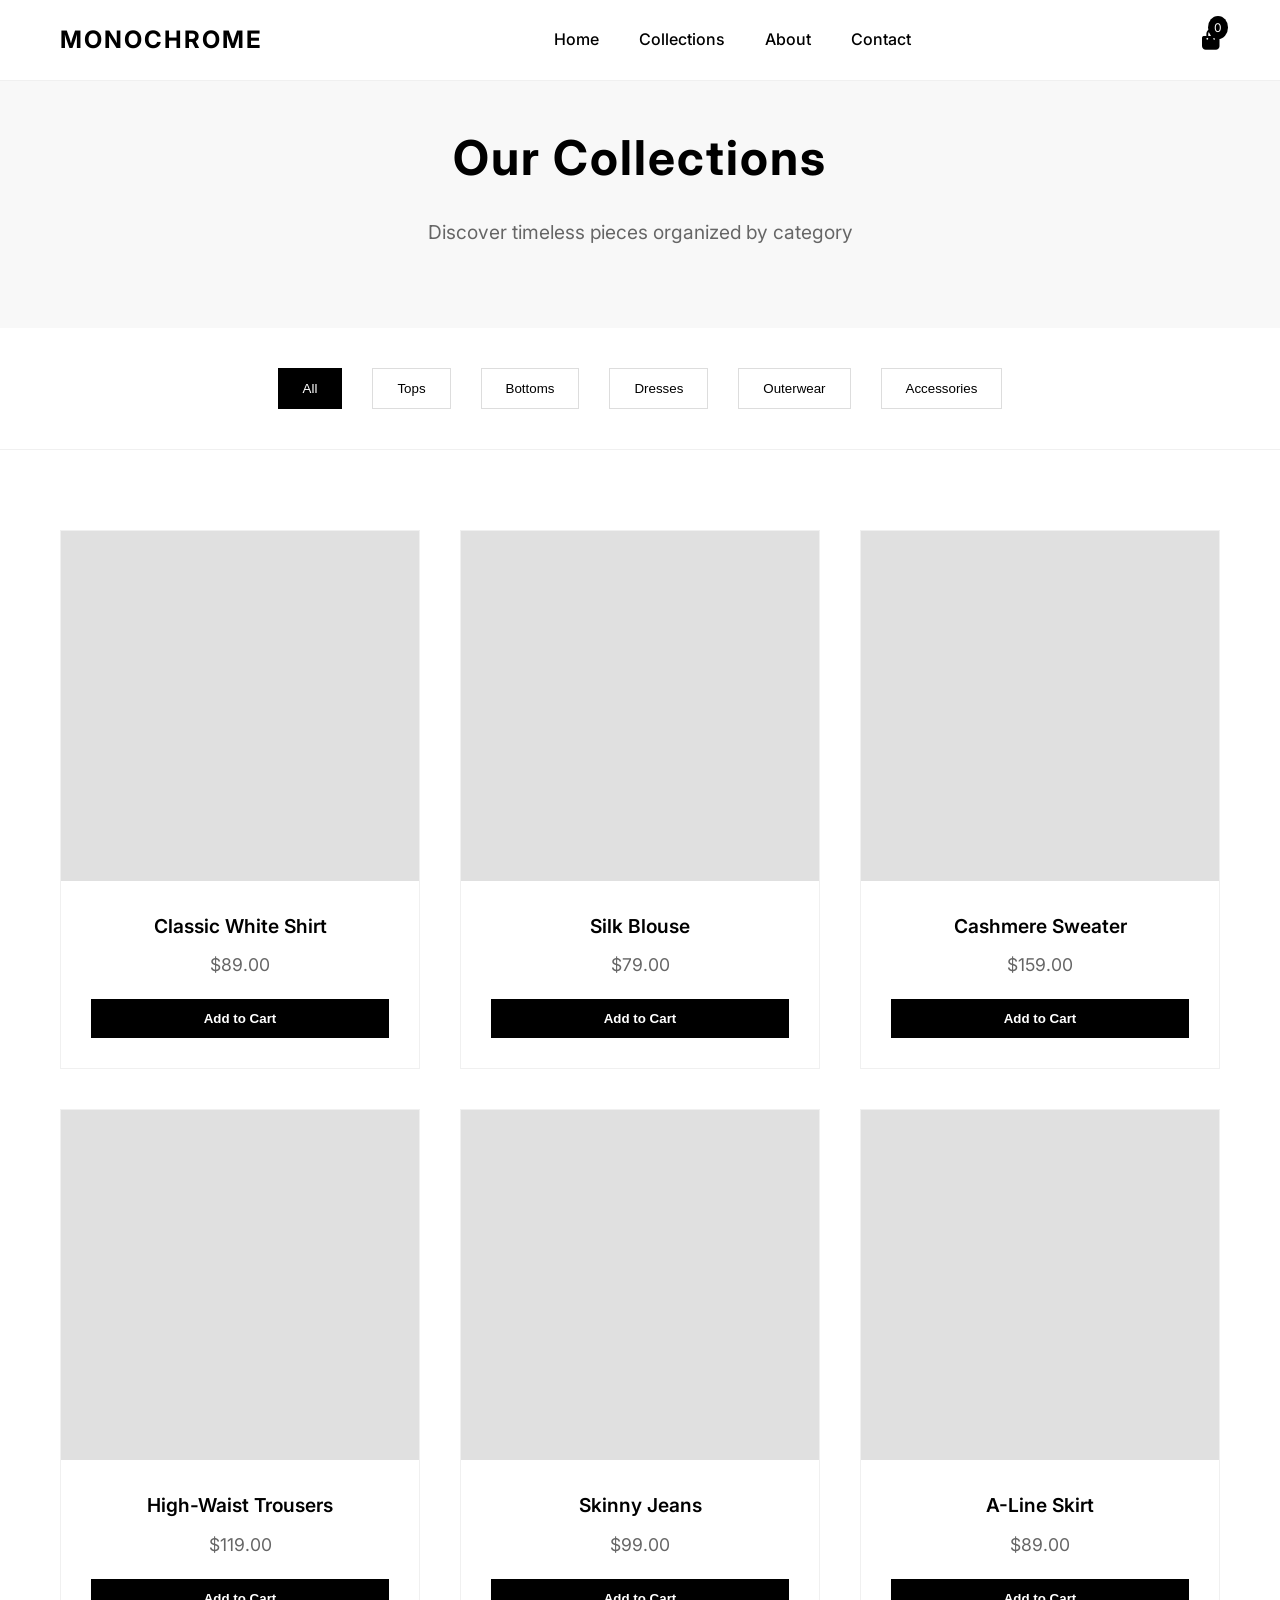
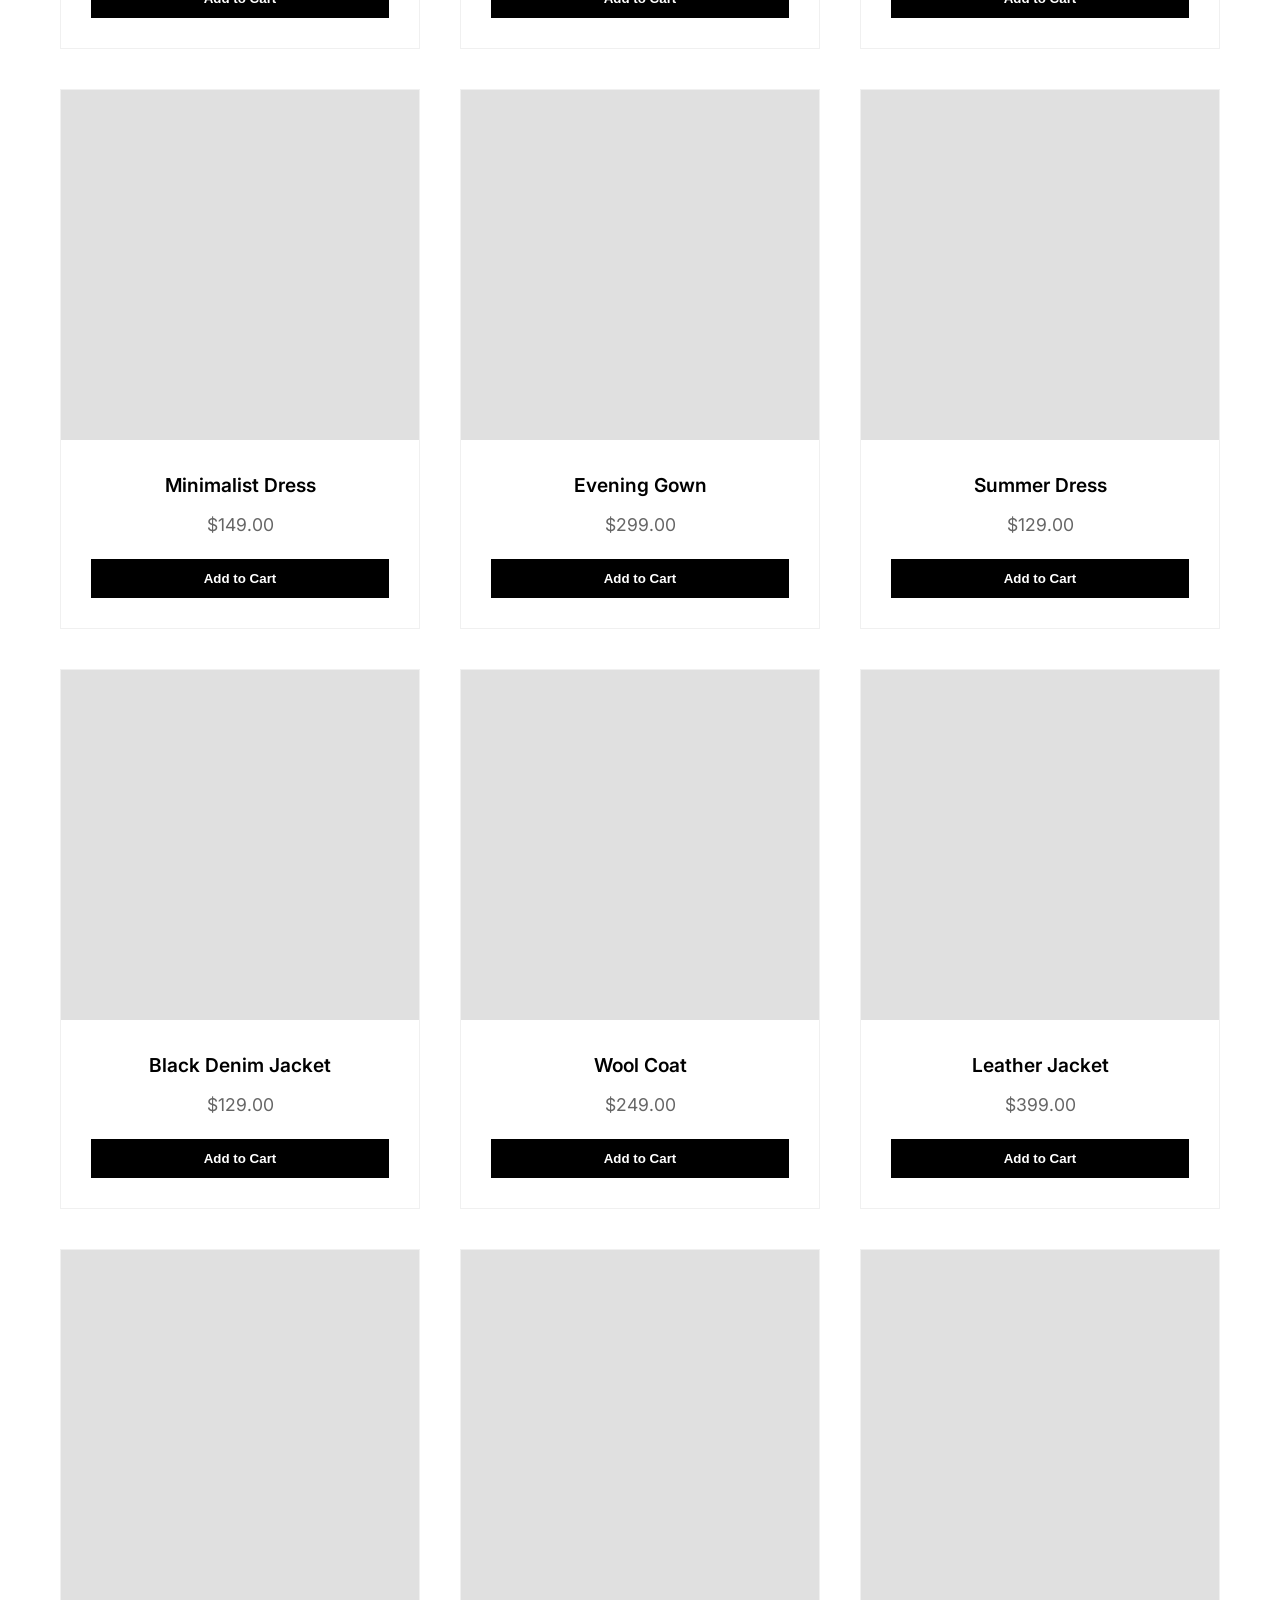
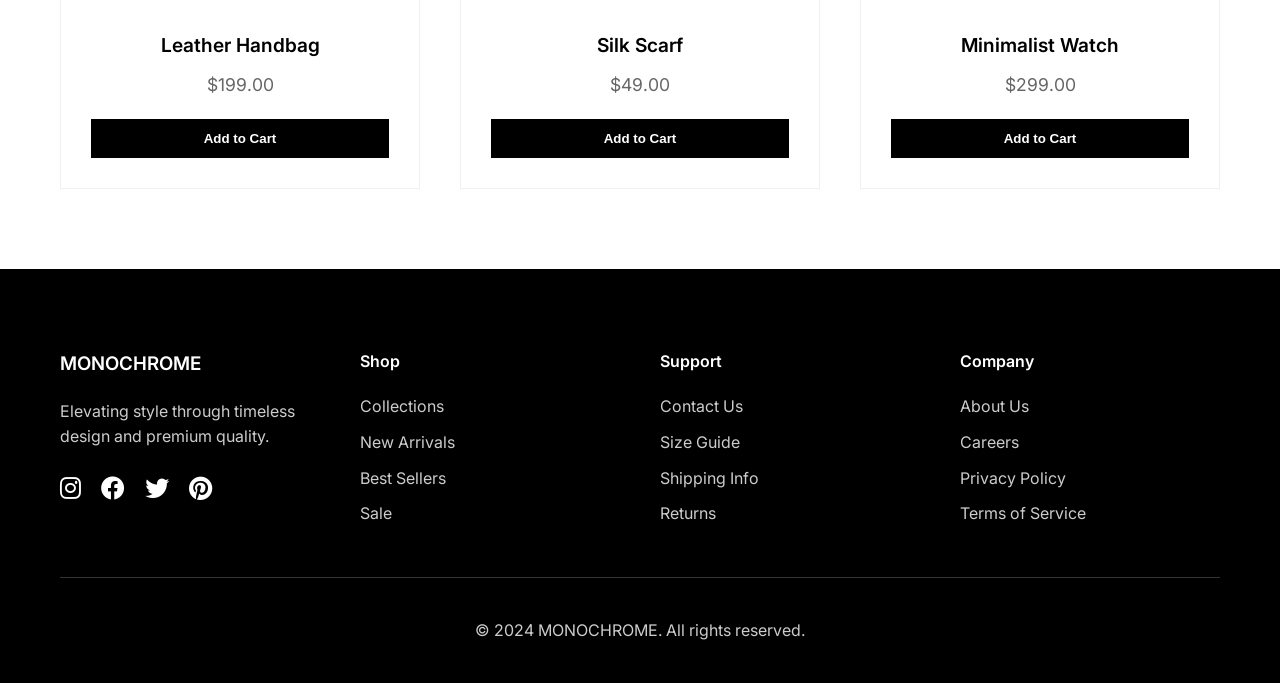
<file: collections.html>
<!DOCTYPE html>
<html lang="en">
<head>
    <meta charset="UTF-8">
    <meta name="viewport" content="width=device-width, initial-scale=1.0">
    <title>Collections - MONOCHROME</title>
    <link rel="stylesheet" href="styles.css">
    <link href="https://fonts.googleapis.com/css2?family=Inter:wght@300;400;500;600;700&display=swap" rel="stylesheet">
    <link rel="stylesheet" href="https://cdnjs.cloudflare.com/ajax/libs/font-awesome/6.0.0/css/all.min.css">
</head>
<body>
    <!-- Navigation -->
    <nav class="navbar">
        <div class="nav-container">
            <div class="nav-logo">
                <a href="index.html">MONOCHROME</a>
            </div>
            <ul class="nav-menu">
                <li class="nav-item">
                    <a href="index.html" class="nav-link">Home</a>
                </li>
                <li class="nav-item">
                    <a href="collections.html" class="nav-link active">Collections</a>
                </li>
                <li class="nav-item">
                    <a href="about.html" class="nav-link">About</a>
                </li>
                <li class="nav-item">
                    <a href="contact.html" class="nav-link">Contact</a>
                </li>
            </ul>
            <div class="nav-icons">
                <a href="cart.html" class="cart-icon">
                    <i class="fas fa-shopping-bag"></i>
                    <span class="cart-count">0</span>
                </a>
                <div class="hamburger">
                    <span class="bar"></span>
                    <span class="bar"></span>
                    <span class="bar"></span>
                </div>
            </div>
        </div>
    </nav>

    <!-- Collections Header -->
    <section class="collections-header">
        <div class="container">
            <h1>Our Collections</h1>
            <p>Discover timeless pieces organized by category</p>
        </div>
    </section>

    <!-- Category Filter -->
    <section class="category-filter">
        <div class="container">
            <div class="filter-buttons">
                <button class="filter-btn active" data-category="all">All</button>
                <button class="filter-btn" data-category="tops">Tops</button>
                <button class="filter-btn" data-category="bottoms">Bottoms</button>
                <button class="filter-btn" data-category="dresses">Dresses</button>
                <button class="filter-btn" data-category="outerwear">Outerwear</button>
                <button class="filter-btn" data-category="accessories">Accessories</button>
            </div>
        </div>
    </section>

    <!-- Products Grid -->
    <section class="products-section">
        <div class="container">
            <div class="products-grid" id="productsGrid">
                <!-- Tops -->
                <div class="product-card" data-category="tops" data-product-id="1">
                    <div class="product-image">
                        <div class="product-placeholder"></div>
                        <div class="product-overlay">
                            <button class="quick-view-btn">Quick View</button>
                        </div>
                    </div>
                    <div class="product-info">
                        <h3 class="product-name">Classic White Shirt</h3>
                        <p class="product-price">$89.00</p>
                        <button class="add-to-cart-btn" data-product-id="1">Add to Cart</button>
                    </div>
                </div>

                <div class="product-card" data-category="tops" data-product-id="5">
                    <div class="product-image">
                        <div class="product-placeholder"></div>
                        <div class="product-overlay">
                            <button class="quick-view-btn">Quick View</button>
                        </div>
                    </div>
                    <div class="product-info">
                        <h3 class="product-name">Silk Blouse</h3>
                        <p class="product-price">$79.00</p>
                        <button class="add-to-cart-btn" data-product-id="5">Add to Cart</button>
                    </div>
                </div>

                <div class="product-card" data-category="tops" data-product-id="6">
                    <div class="product-image">
                        <div class="product-placeholder"></div>
                        <div class="product-overlay">
                            <button class="quick-view-btn">Quick View</button>
                        </div>
                    </div>
                    <div class="product-info">
                        <h3 class="product-name">Cashmere Sweater</h3>
                        <p class="product-price">$159.00</p>
                        <button class="add-to-cart-btn" data-product-id="6">Add to Cart</button>
                    </div>
                </div>

                <!-- Bottoms -->
                <div class="product-card" data-category="bottoms" data-product-id="7">
                    <div class="product-image">
                        <div class="product-placeholder"></div>
                        <div class="product-overlay">
                            <button class="quick-view-btn">Quick View</button>
                        </div>
                    </div>
                    <div class="product-info">
                        <h3 class="product-name">High-Waist Trousers</h3>
                        <p class="product-price">$119.00</p>
                        <button class="add-to-cart-btn" data-product-id="7">Add to Cart</button>
                    </div>
                </div>

                <div class="product-card" data-category="bottoms" data-product-id="8">
                    <div class="product-image">
                        <div class="product-placeholder"></div>
                        <div class="product-overlay">
                            <button class="quick-view-btn">Quick View</button>
                        </div>
                    </div>
                    <div class="product-info">
                        <h3 class="product-name">Skinny Jeans</h3>
                        <p class="product-price">$99.00</p>
                        <button class="add-to-cart-btn" data-product-id="8">Add to Cart</button>
                    </div>
                </div>

                <div class="product-card" data-category="bottoms" data-product-id="9">
                    <div class="product-image">
                        <div class="product-placeholder"></div>
                        <div class="product-overlay">
                            <button class="quick-view-btn">Quick View</button>
                        </div>
                    </div>
                    <div class="product-info">
                        <h3 class="product-name">A-Line Skirt</h3>
                        <p class="product-price">$89.00</p>
                        <button class="add-to-cart-btn" data-product-id="9">Add to Cart</button>
                    </div>
                </div>

                <!-- Dresses -->
                <div class="product-card" data-category="dresses" data-product-id="3">
                    <div class="product-image">
                        <div class="product-placeholder"></div>
                        <div class="product-overlay">
                            <button class="quick-view-btn">Quick View</button>
                        </div>
                    </div>
                    <div class="product-info">
                        <h3 class="product-name">Minimalist Dress</h3>
                        <p class="product-price">$149.00</p>
                        <button class="add-to-cart-btn" data-product-id="3">Add to Cart</button>
                    </div>
                </div>

                <div class="product-card" data-category="dresses" data-product-id="10">
                    <div class="product-image">
                        <div class="product-placeholder"></div>
                        <div class="product-overlay">
                            <button class="quick-view-btn">Quick View</button>
                        </div>
                    </div>
                    <div class="product-info">
                        <h3 class="product-name">Evening Gown</h3>
                        <p class="product-price">$299.00</p>
                        <button class="add-to-cart-btn" data-product-id="10">Add to Cart</button>
                    </div>
                </div>

                <div class="product-card" data-category="dresses" data-product-id="11">
                    <div class="product-image">
                        <div class="product-placeholder"></div>
                        <div class="product-overlay">
                            <button class="quick-view-btn">Quick View</button>
                        </div>
                    </div>
                    <div class="product-info">
                        <h3 class="product-name">Summer Dress</h3>
                        <p class="product-price">$129.00</p>
                        <button class="add-to-cart-btn" data-product-id="11">Add to Cart</button>
                    </div>
                </div>

                <!-- Outerwear -->
                <div class="product-card" data-category="outerwear" data-product-id="2">
                    <div class="product-image">
                        <div class="product-placeholder"></div>
                        <div class="product-overlay">
                            <button class="quick-view-btn">Quick View</button>
                        </div>
                    </div>
                    <div class="product-info">
                        <h3 class="product-name">Black Denim Jacket</h3>
                        <p class="product-price">$129.00</p>
                        <button class="add-to-cart-btn" data-product-id="2">Add to Cart</button>
                    </div>
                </div>

                <div class="product-card" data-category="outerwear" data-product-id="12">
                    <div class="product-image">
                        <div class="product-placeholder"></div>
                        <div class="product-overlay">
                            <button class="quick-view-btn">Quick View</button>
                        </div>
                    </div>
                    <div class="product-info">
                        <h3 class="product-name">Wool Coat</h3>
                        <p class="product-price">$249.00</p>
                        <button class="add-to-cart-btn" data-product-id="12">Add to Cart</button>
                    </div>
                </div>

                <div class="product-card" data-category="outerwear" data-product-id="13">
                    <div class="product-image">
                        <div class="product-placeholder"></div>
                        <div class="product-overlay">
                            <button class="quick-view-btn">Quick View</button>
                        </div>
                    </div>
                    <div class="product-info">
                        <h3 class="product-name">Leather Jacket</h3>
                        <p class="product-price">$399.00</p>
                        <button class="add-to-cart-btn" data-product-id="13">Add to Cart</button>
                    </div>
                </div>

                <!-- Accessories -->
                <div class="product-card" data-category="accessories" data-product-id="14">
                    <div class="product-image">
                        <div class="product-placeholder"></div>
                        <div class="product-overlay">
                            <button class="quick-view-btn">Quick View</button>
                        </div>
                    </div>
                    <div class="product-info">
                        <h3 class="product-name">Leather Handbag</h3>
                        <p class="product-price">$199.00</p>
                        <button class="add-to-cart-btn" data-product-id="14">Add to Cart</button>
                    </div>
                </div>

                <div class="product-card" data-category="accessories" data-product-id="15">
                    <div class="product-image">
                        <div class="product-placeholder"></div>
                        <div class="product-overlay">
                            <button class="quick-view-btn">Quick View</button>
                        </div>
                    </div>
                    <div class="product-info">
                        <h3 class="product-name">Silk Scarf</h3>
                        <p class="product-price">$49.00</p>
                        <button class="add-to-cart-btn" data-product-id="15">Add to Cart</button>
                    </div>
                </div>

                <div class="product-card" data-category="accessories" data-product-id="16">
                    <div class="product-image">
                        <div class="product-placeholder"></div>
                        <div class="product-overlay">
                            <button class="quick-view-btn">Quick View</button>
                        </div>
                    </div>
                    <div class="product-info">
                        <h3 class="product-name">Minimalist Watch</h3>
                        <p class="product-price">$299.00</p>
                        <button class="add-to-cart-btn" data-product-id="16">Add to Cart</button>
                    </div>
                </div>
            </div>
        </div>
    </section>

    <!-- Product Modal -->
    <div class="product-modal" id="productModal">
        <div class="modal-content">
            <span class="close-modal">&times;</span>
            <div class="modal-body">
                <!-- Product details will be loaded here -->
            </div>
        </div>
    </div>

    <!-- Footer -->
    <footer class="footer">
        <div class="container">
            <div class="footer-content">
                <div class="footer-section">
                    <h3>MONOCHROME</h3>
                    <p>Elevating style through timeless design and premium quality.</p>
                    <div class="social-links">
                        <a href="#"><i class="fab fa-instagram"></i></a>
                        <a href="#"><i class="fab fa-facebook"></i></a>
                        <a href="#"><i class="fab fa-twitter"></i></a>
                        <a href="#"><i class="fab fa-pinterest"></i></a>
                    </div>
                </div>
                <div class="footer-section">
                    <h4>Shop</h4>
                    <ul>
                        <li><a href="collections.html">Collections</a></li>
                        <li><a href="collections.html">New Arrivals</a></li>
                        <li><a href="collections.html">Best Sellers</a></li>
                        <li><a href="collections.html">Sale</a></li>
                    </ul>
                </div>
                <div class="footer-section">
                    <h4>Support</h4>
                    <ul>
                        <li><a href="contact.html">Contact Us</a></li>
                        <li><a href="#">Size Guide</a></li>
                        <li><a href="#">Shipping Info</a></li>
                        <li><a href="#">Returns</a></li>
                    </ul>
                </div>
                <div class="footer-section">
                    <h4>Company</h4>
                    <ul>
                        <li><a href="about.html">About Us</a></li>
                        <li><a href="#">Careers</a></li>
                        <li><a href="#">Privacy Policy</a></li>
                        <li><a href="#">Terms of Service</a></li>
                    </ul>
                </div>
            </div>
            <div class="footer-bottom">
                <p>&copy; 2024 MONOCHROME. All rights reserved.</p>
            </div>
        </div>
    </footer>

    <script src="script.js"></script>
    <script src="collections.js"></script>
</body>
</html>
</file>
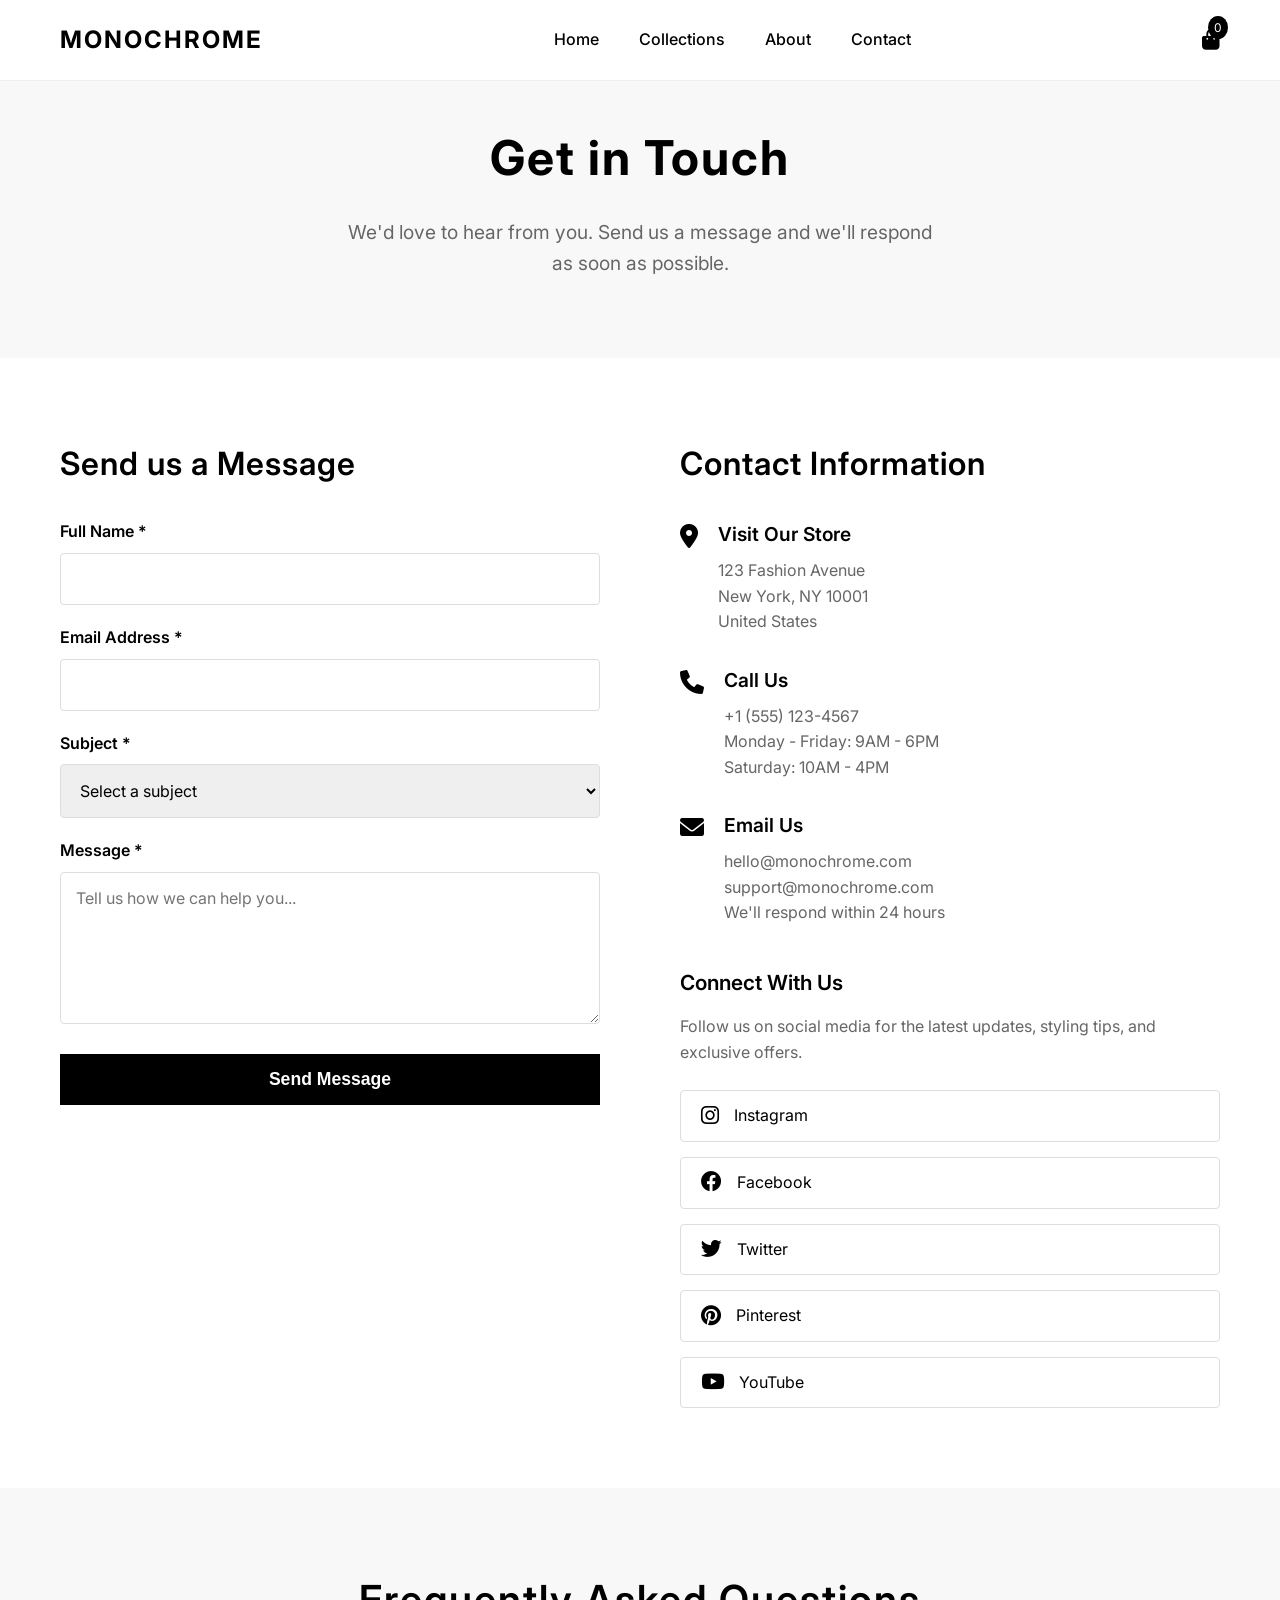
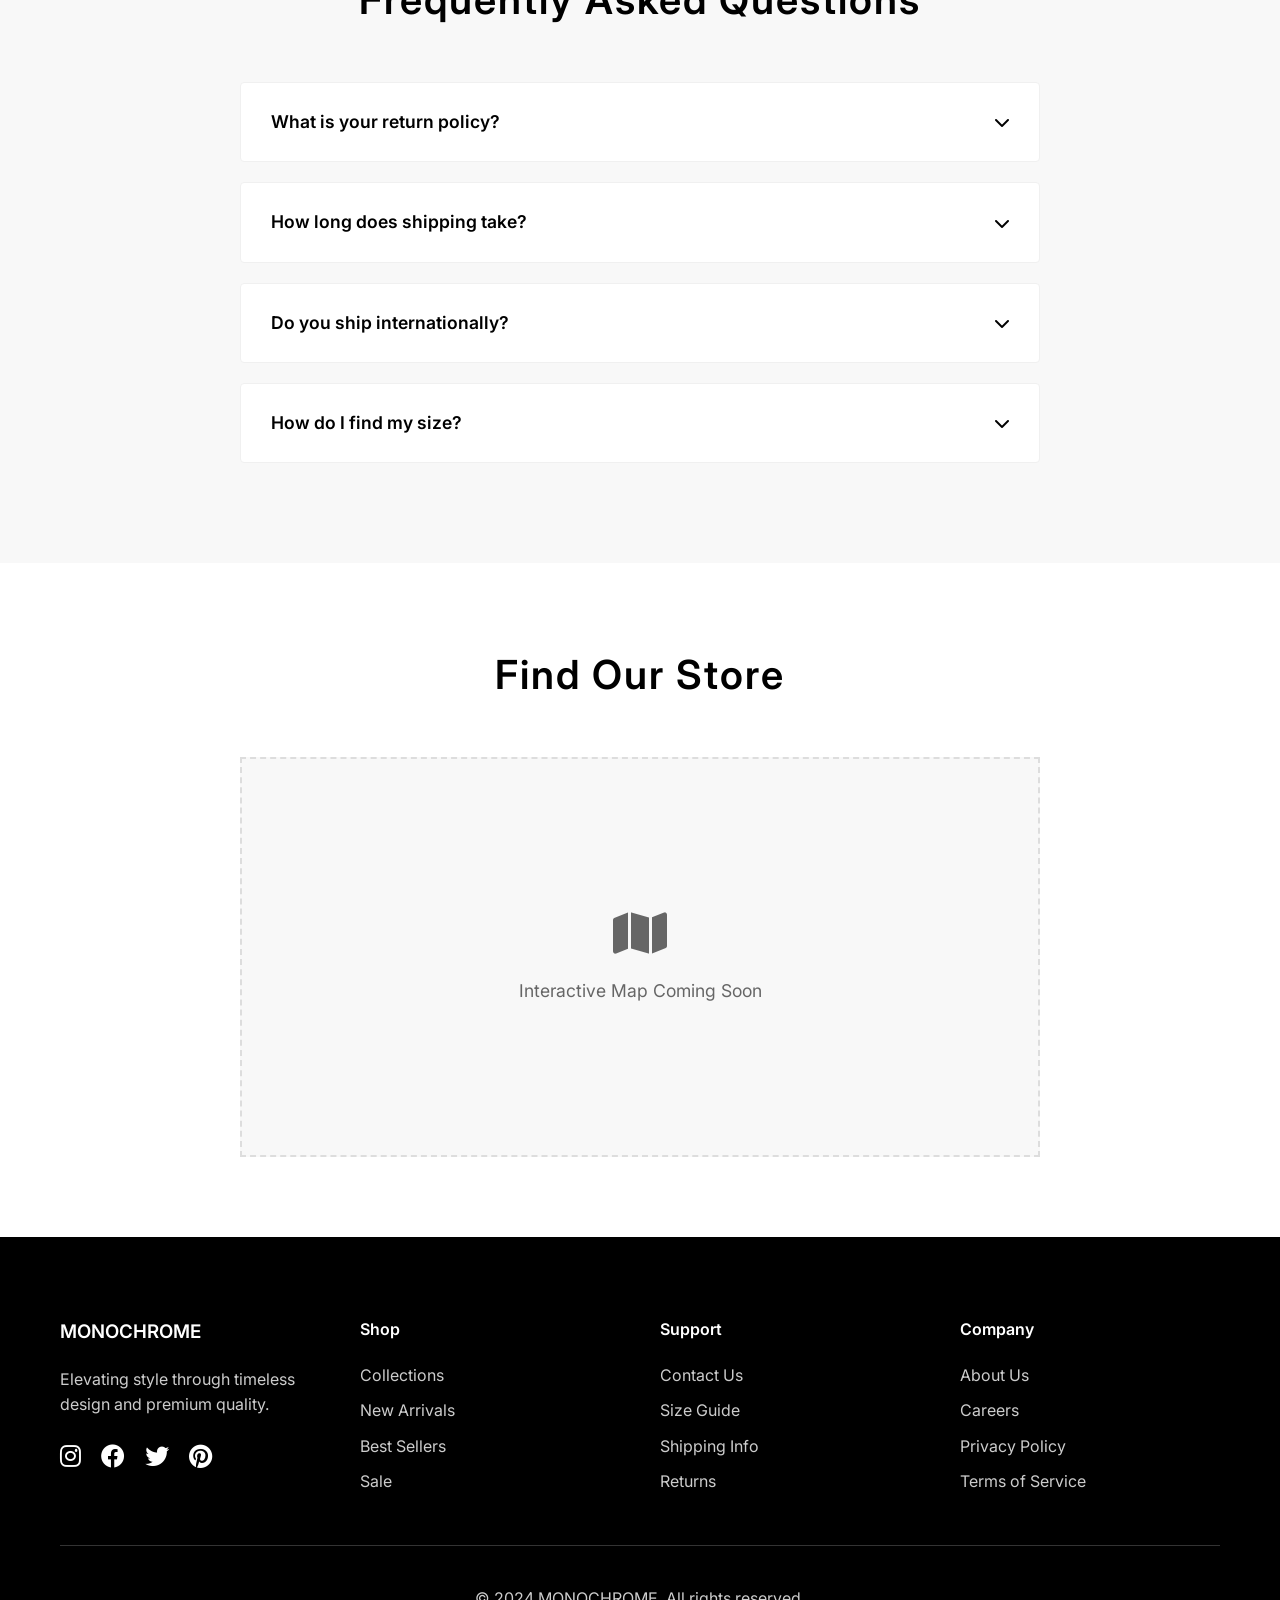
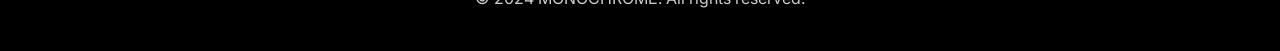
<file: contact.html>
<!DOCTYPE html>
<html lang="en">
<head>
    <meta charset="UTF-8">
    <meta name="viewport" content="width=device-width, initial-scale=1.0">
    <title>Contact Us - MONOCHROME</title>
    <link rel="stylesheet" href="styles.css">
    <link href="https://fonts.googleapis.com/css2?family=Inter:wght@300;400;500;600;700&display=swap" rel="stylesheet">
    <link rel="stylesheet" href="https://cdnjs.cloudflare.com/ajax/libs/font-awesome/6.0.0/css/all.min.css">
</head>
<body>
    <!-- Navigation -->
    <nav class="navbar">
        <div class="nav-container">
            <div class="nav-logo">
                <a href="index.html">MONOCHROME</a>
            </div>
            <ul class="nav-menu">
                <li class="nav-item">
                    <a href="index.html" class="nav-link">Home</a>
                </li>
                <li class="nav-item">
                    <a href="collections.html" class="nav-link">Collections</a>
                </li>
                <li class="nav-item">
                    <a href="about.html" class="nav-link">About</a>
                </li>
                <li class="nav-item">
                    <a href="contact.html" class="nav-link active">Contact</a>
                </li>
            </ul>
            <div class="nav-icons">
                <a href="cart.html" class="cart-icon">
                    <i class="fas fa-shopping-bag"></i>
                    <span class="cart-count">0</span>
                </a>
                <div class="hamburger">
                    <span class="bar"></span>
                    <span class="bar"></span>
                    <span class="bar"></span>
                </div>
            </div>
        </div>
    </nav>

    <!-- Contact Hero -->
    <section class="contact-hero">
        <div class="container">
            <div class="contact-hero-content">
                <h1>Get in Touch</h1>
                <p>We'd love to hear from you. Send us a message and we'll respond as soon as possible.</p>
            </div>
        </div>
    </section>

    <!-- Contact Content -->
    <section class="contact-content">
        <div class="container">
            <div class="contact-grid">
                <!-- Contact Form -->
                <div class="contact-form-section">
                    <h2>Send us a Message</h2>
                    <form class="contact-form" id="contactForm">
                        <div class="form-group">
                            <label for="name">Full Name *</label>
                            <input type="text" id="name" name="name" required>
                        </div>
                        <div class="form-group">
                            <label for="email">Email Address *</label>
                            <input type="email" id="email" name="email" required>
                        </div>
                        <div class="form-group">
                            <label for="subject">Subject *</label>
                            <select id="subject" name="subject" required>
                                <option value="">Select a subject</option>
                                <option value="general">General Inquiry</option>
                                <option value="order">Order Status</option>
                                <option value="returns">Returns & Exchanges</option>
                                <option value="sizing">Sizing Questions</option>
                                <option value="feedback">Feedback</option>
                                <option value="other">Other</option>
                            </select>
                        </div>
                        <div class="form-group">
                            <label for="message">Message *</label>
                            <textarea id="message" name="message" rows="6" required placeholder="Tell us how we can help you..."></textarea>
                        </div>
                        <button type="submit" class="submit-btn">Send Message</button>
                    </form>
                </div>

                <!-- Contact Information -->
                <div class="contact-info-section">
                    <h2>Contact Information</h2>
                    <div class="contact-info">
                        <div class="info-item">
                            <i class="fas fa-map-marker-alt"></i>
                            <div>
                                <h3>Visit Our Store</h3>
                                <p>123 Fashion Avenue<br>New York, NY 10001<br>United States</p>
                            </div>
                        </div>
                        <div class="info-item">
                            <i class="fas fa-phone"></i>
                            <div>
                                <h3>Call Us</h3>
                                <p>+1 (555) 123-4567<br>Monday - Friday: 9AM - 6PM<br>Saturday: 10AM - 4PM</p>
                            </div>
                        </div>
                        <div class="info-item">
                            <i class="fas fa-envelope"></i>
                            <div>
                                <h3>Email Us</h3>
                                <p>hello@monochrome.com<br>support@monochrome.com<br>We'll respond within 24 hours</p>
                            </div>
                        </div>
                    </div>

                    <div class="social-connect">
                        <h3>Connect With Us</h3>
                        <p>Follow us on social media for the latest updates, styling tips, and exclusive offers.</p>
                        <div class="social-links-large">
                            <a href="#" class="social-link">
                                <i class="fab fa-instagram"></i>
                                <span>Instagram</span>
                            </a>
                            <a href="#" class="social-link">
                                <i class="fab fa-facebook"></i>
                                <span>Facebook</span>
                            </a>
                            <a href="#" class="social-link">
                                <i class="fab fa-twitter"></i>
                                <span>Twitter</span>
                            </a>
                            <a href="#" class="social-link">
                                <i class="fab fa-pinterest"></i>
                                <span>Pinterest</span>
                            </a>
                            <a href="#" class="social-link">
                                <i class="fab fa-youtube"></i>
                                <span>YouTube</span>
                            </a>
                        </div>
                    </div>
                </div>
            </div>
        </div>
    </section>

    <!-- FAQ Section -->
    <section class="faq-section">
        <div class="container">
            <h2>Frequently Asked Questions</h2>
            <div class="faq-grid">
                <div class="faq-item">
                    <div class="faq-question">
                        <h3>What is your return policy?</h3>
                        <i class="fas fa-chevron-down"></i>
                    </div>
                    <div class="faq-answer">
                        <p>We offer a 30-day return policy for all items in their original condition. Returns are free for orders over $200, and a $10 return shipping fee applies for orders under $200.</p>
                    </div>
                </div>
                <div class="faq-item">
                    <div class="faq-question">
                        <h3>How long does shipping take?</h3>
                        <i class="fas fa-chevron-down"></i>
                    </div>
                    <div class="faq-answer">
                        <p>Standard shipping takes 3-5 business days, while express shipping takes 1-2 business days. Free shipping is available on orders over $200.</p>
                    </div>
                </div>
                <div class="faq-item">
                    <div class="faq-question">
                        <h3>Do you ship internationally?</h3>
                        <i class="fas fa-chevron-down"></i>
                    </div>
                    <div class="faq-answer">
                        <p>Yes, we ship to over 50 countries worldwide. International shipping rates and delivery times vary by location.</p>
                    </div>
                </div>
                <div class="faq-item">
                    <div class="faq-question">
                        <h3>How do I find my size?</h3>
                        <i class="fas fa-chevron-down"></i>
                    </div>
                    <div class="faq-answer">
                        <p>We provide detailed size charts for each product. You can also contact our customer service team for personalized sizing recommendations.</p>
                    </div>
                </div>
            </div>
        </div>
    </section>

    <!-- Map Section -->
    <section class="map-section">
        <div class="container">
            <h2>Find Our Store</h2>
            <div class="map-container">
                <div class="map-placeholder">
                    <i class="fas fa-map"></i>
                    <p>Interactive Map Coming Soon</p>
                </div>
            </div>
        </div>
    </section>

    <!-- Footer -->
    <footer class="footer">
        <div class="container">
            <div class="footer-content">
                <div class="footer-section">
                    <h3>MONOCHROME</h3>
                    <p>Elevating style through timeless design and premium quality.</p>
                    <div class="social-links">
                        <a href="#"><i class="fab fa-instagram"></i></a>
                        <a href="#"><i class="fab fa-facebook"></i></a>
                        <a href="#"><i class="fab fa-twitter"></i></a>
                        <a href="#"><i class="fab fa-pinterest"></i></a>
                    </div>
                </div>
                <div class="footer-section">
                    <h4>Shop</h4>
                    <ul>
                        <li><a href="collections.html">Collections</a></li>
                        <li><a href="collections.html">New Arrivals</a></li>
                        <li><a href="collections.html">Best Sellers</a></li>
                        <li><a href="collections.html">Sale</a></li>
                    </ul>
                </div>
                <div class="footer-section">
                    <h4>Support</h4>
                    <ul>
                        <li><a href="contact.html">Contact Us</a></li>
                        <li><a href="#">Size Guide</a></li>
                        <li><a href="#">Shipping Info</a></li>
                        <li><a href="#">Returns</a></li>
                    </ul>
                </div>
                <div class="footer-section">
                    <h4>Company</h4>
                    <ul>
                        <li><a href="about.html">About Us</a></li>
                        <li><a href="#">Careers</a></li>
                        <li><a href="#">Privacy Policy</a></li>
                        <li><a href="#">Terms of Service</a></li>
                    </ul>
                </div>
            </div>
            <div class="footer-bottom">
                <p>&copy; 2024 MONOCHROME. All rights reserved.</p>
            </div>
        </div>
    </footer>

    <script src="script.js"></script>
    <script src="contact.js"></script>
</body>
</html>
</file>
<file: styles.css>
/* Reset and Base Styles */
* {
    margin: 0;
    padding: 0;
    box-sizing: border-box;
}

body {
    font-family: 'Inter', sans-serif;
    line-height: 1.6;
    color: #000;
    background-color: #fff;
}

.container {
    max-width: 1200px;
    margin: 0 auto;
    padding: 0 20px;
}

/* Navigation */
.navbar {
    position: fixed;
    top: 0;
    width: 100%;
    background-color: rgba(255, 255, 255, 0.95);
    backdrop-filter: blur(10px);
    z-index: 1000;
    border-bottom: 1px solid #f0f0f0;
}

.nav-container {
    max-width: 1200px;
    margin: 0 auto;
    padding: 0 20px;
    display: flex;
    justify-content: space-between;
    align-items: center;
    height: 80px;
}

.nav-logo a {
    font-size: 24px;
    font-weight: 700;
    text-decoration: none;
    color: #000;
    letter-spacing: 2px;
}

.nav-menu {
    display: flex;
    list-style: none;
    gap: 40px;
}

.nav-link {
    text-decoration: none;
    color: #000;
    font-weight: 500;
    transition: color 0.3s ease;
}

.nav-link:hover {
    color: #666;
}

.nav-icons {
    display: flex;
    align-items: center;
    gap: 20px;
}

.cart-icon {
    position: relative;
    text-decoration: none;
    color: #000;
    font-size: 20px;
}

.cart-count {
    position: absolute;
    top: -8px;
    right: -8px;
    background-color: #000;
    color: #fff;
    font-size: 12px;
    padding: 2px 6px;
    border-radius: 50%;
    min-width: 18px;
    text-align: center;
}

.hamburger {
    display: none;
    flex-direction: column;
    cursor: pointer;
}

.bar {
    width: 25px;
    height: 3px;
    background-color: #000;
    margin: 3px 0;
    transition: 0.3s;
}

/* Hero Section */
.hero {
    display: grid;
    grid-template-columns: 1fr 1fr;
    min-height: 100vh;
    margin-top: 80px;
    background-color: #f8f8f8;
}

.hero-content {
    display: flex;
    flex-direction: column;
    justify-content: center;
    padding: 80px 60px;
}

.hero-title {
    font-size: 4rem;
    font-weight: 700;
    margin-bottom: 20px;
    letter-spacing: 3px;
    line-height: 1.1;
}

.hero-subtitle {
    font-size: 1.2rem;
    color: #666;
    margin-bottom: 40px;
    max-width: 400px;
}

.cta-button {
    display: inline-block;
    background-color: #000;
    color: #fff;
    padding: 18px 40px;
    text-decoration: none;
    font-weight: 600;
    letter-spacing: 1px;
    transition: all 0.3s ease;
    border: 2px solid #000;
    max-width: 200px;
    text-align: center;
}

.cta-button:hover {
    background-color: #fff;
    color: #000;
}

.hero-image {
    display: flex;
    align-items: center;
    justify-content: center;
    background-color: #000;
}

.hero-placeholder {
    width: 80%;
    height: 80%;
    background-color: #333;
    border: 2px solid #fff;
}

/* Featured Products */
.featured-products {
    padding: 100px 0;
}

.section-title {
    text-align: center;
    font-size: 2.5rem;
    font-weight: 600;
    margin-bottom: 60px;
    letter-spacing: 2px;
}

.products-grid {
    display: grid;
    grid-template-columns: repeat(auto-fit, minmax(280px, 1fr));
    gap: 40px;
}

.product-card {
    background-color: #fff;
    border: 1px solid #f0f0f0;
    transition: all 0.3s ease;
    overflow: hidden;
}

.product-card:hover {
    transform: translateY(-5px);
    box-shadow: 0 20px 40px rgba(0, 0, 0, 0.1);
}

.product-image {
    position: relative;
    height: 350px;
    background-color: #f8f8f8;
    overflow: hidden;
}

.product-placeholder {
    width: 100%;
    height: 100%;
    background-color: #e0e0e0;
}

.product-overlay {
    position: absolute;
    top: 0;
    left: 0;
    width: 100%;
    height: 100%;
    background-color: rgba(0, 0, 0, 0.7);
    display: flex;
    align-items: center;
    justify-content: center;
    opacity: 0;
    transition: opacity 0.3s ease;
}

.product-card:hover .product-overlay {
    opacity: 1;
}

.quick-view-btn {
    background-color: #fff;
    color: #000;
    border: none;
    padding: 12px 24px;
    font-weight: 600;
    cursor: pointer;
    transition: all 0.3s ease;
}

.quick-view-btn:hover {
    background-color: #000;
    color: #fff;
}

.product-info {
    padding: 30px;
    text-align: center;
}

.product-name {
    font-size: 1.2rem;
    font-weight: 600;
    margin-bottom: 10px;
}

.product-price {
    font-size: 1.1rem;
    color: #666;
    margin-bottom: 20px;
}

.add-to-cart-btn {
    background-color: #000;
    color: #fff;
    border: none;
    padding: 12px 30px;
    font-weight: 600;
    cursor: pointer;
    transition: all 0.3s ease;
    width: 100%;
}

.add-to-cart-btn:hover {
    background-color: #333;
}

/* Brand Highlights */
.brand-highlights {
    padding: 100px 0;
    background-color: #f8f8f8;
}

.highlights-grid {
    display: grid;
    grid-template-columns: repeat(auto-fit, minmax(250px, 1fr));
    gap: 40px;
}

.highlight-item {
    text-align: center;
    padding: 40px 20px;
}

.highlight-item i {
    font-size: 3rem;
    color: #000;
    margin-bottom: 20px;
}

.highlight-item h3 {
    font-size: 1.3rem;
    font-weight: 600;
    margin-bottom: 10px;
}

.highlight-item p {
    color: #666;
}

/* Newsletter */
.newsletter {
    padding: 80px 0;
    text-align: center;
    background-color: #000;
    color: #fff;
}

.newsletter h2 {
    font-size: 2.5rem;
    font-weight: 600;
    margin-bottom: 20px;
    letter-spacing: 2px;
}

.newsletter p {
    font-size: 1.1rem;
    margin-bottom: 40px;
    color: #ccc;
}

.newsletter-form {
    display: flex;
    max-width: 500px;
    margin: 0 auto;
    gap: 10px;
}

.newsletter-form input {
    flex: 1;
    padding: 15px 20px;
    border: none;
    font-size: 1rem;
}

.newsletter-form button {
    background-color: #fff;
    color: #000;
    border: none;
    padding: 15px 30px;
    font-weight: 600;
    cursor: pointer;
    transition: all 0.3s ease;
}

.newsletter-form button:hover {
    background-color: #f0f0f0;
}

/* Footer */
.footer {
    background-color: #000;
    color: #fff;
    padding: 80px 0 40px;
}

.footer-content {
    display: grid;
    grid-template-columns: repeat(auto-fit, minmax(250px, 1fr));
    gap: 40px;
    margin-bottom: 40px;
}

.footer-section h3,
.footer-section h4 {
    margin-bottom: 20px;
    font-weight: 600;
}

.footer-section p {
    color: #ccc;
    margin-bottom: 20px;
    line-height: 1.6;
}

.footer-section ul {
    list-style: none;
}

.footer-section ul li {
    margin-bottom: 10px;
}

.footer-section ul li a {
    color: #ccc;
    text-decoration: none;
    transition: color 0.3s ease;
}

.footer-section ul li a:hover {
    color: #fff;
}

.social-links {
    display: flex;
    gap: 20px;
}

.social-links a {
    color: #fff;
    font-size: 1.5rem;
    transition: color 0.3s ease;
}

.social-links a:hover {
    color: #ccc;
}

.footer-bottom {
    text-align: center;
    padding-top: 40px;
    border-top: 1px solid #333;
    color: #ccc;
}

/* About Page Styles */
.about-hero {
    padding: 120px 0 80px;
    text-align: center;
    background-color: #f8f8f8;
    margin-top: 80px;
}

.about-hero-content h1 {
    font-size: 3.5rem;
    font-weight: 700;
    margin-bottom: 20px;
    letter-spacing: 3px;
}

.about-hero-content p {
    font-size: 1.3rem;
    color: #666;
    max-width: 600px;
    margin: 0 auto;
}

.brand-story {
    padding: 100px 0;
}

.story-content {
    display: grid;
    grid-template-columns: 1fr 1fr;
    gap: 80px;
    align-items: center;
}

.story-text h2 {
    font-size: 2.5rem;
    font-weight: 600;
    margin-bottom: 30px;
    letter-spacing: 2px;
}

.story-text p {
    font-size: 1.1rem;
    line-height: 1.8;
    color: #666;
    margin-bottom: 20px;
}

.story-image .story-placeholder {
    width: 100%;
    height: 400px;
    background-color: #f0f0f0;
    border-radius: 8px;
}

.mission-values {
    padding: 100px 0;
    background-color: #f8f8f8;
}

.mission-content {
    text-align: center;
    margin-bottom: 80px;
}

.mission-content h2 {
    font-size: 2.5rem;
    font-weight: 600;
    margin-bottom: 30px;
    letter-spacing: 2px;
}

.mission-content p {
    font-size: 1.2rem;
    color: #666;
    max-width: 700px;
    margin: 0 auto;
    line-height: 1.6;
}

.values-grid {
    display: grid;
    grid-template-columns: repeat(auto-fit, minmax(250px, 1fr));
    gap: 40px;
}

.value-item {
    text-align: center;
    padding: 40px 20px;
}

.value-item i {
    font-size: 3rem;
    color: #000;
    margin-bottom: 20px;
}

.value-item h3 {
    font-size: 1.3rem;
    font-weight: 600;
    margin-bottom: 15px;
}

.value-item p {
    color: #666;
    line-height: 1.6;
}

.team-section {
    padding: 100px 0;
}

.team-section h2 {
    text-align: center;
    font-size: 2.5rem;
    font-weight: 600;
    margin-bottom: 60px;
    letter-spacing: 2px;
}

.team-grid {
    display: grid;
    grid-template-columns: repeat(auto-fit, minmax(300px, 1fr));
    gap: 40px;
}

.team-member {
    text-align: center;
    padding: 40px 20px;
}

.member-image .member-placeholder {
    width: 200px;
    height: 200px;
    background-color: #f0f0f0;
    border-radius: 50%;
    margin: 0 auto 20px;
}

.team-member h3 {
    font-size: 1.3rem;
    font-weight: 600;
    margin-bottom: 10px;
}

.member-title {
    color: #666;
    font-weight: 500;
    margin-bottom: 15px;
}

.member-bio {
    color: #666;
    line-height: 1.6;
}

.sustainability {
    padding: 100px 0;
    background-color: #f8f8f8;
}

.sustainability-content {
    display: grid;
    grid-template-columns: 1fr 1fr;
    gap: 80px;
    align-items: center;
}

.sustainability-text h2 {
    font-size: 2.5rem;
    font-weight: 600;
    margin-bottom: 30px;
    letter-spacing: 2px;
}

.sustainability-text p {
    font-size: 1.1rem;
    line-height: 1.8;
    color: #666;
    margin-bottom: 30px;
}

.sustainability-features {
    display: flex;
    flex-direction: column;
    gap: 20px;
}

.feature {
    display: flex;
    align-items: center;
    gap: 15px;
}

.feature i {
    font-size: 1.2rem;
    color: #000;
    width: 20px;
}

.feature span {
    color: #666;
    font-weight: 500;
}

.sustainability-image .sustainability-placeholder {
    width: 100%;
    height: 400px;
    background-color: #f0f0f0;
    border-radius: 8px;
}

.stats-section {
    padding: 100px 0;
}

.stats-grid {
    display: grid;
    grid-template-columns: repeat(auto-fit, minmax(200px, 1fr));
    gap: 40px;
}

.stat-item {
    text-align: center;
    padding: 40px 20px;
}

.stat-item h3 {
    font-size: 3rem;
    font-weight: 700;
    color: #000;
    margin-bottom: 15px;
}

.stat-item p {
    font-size: 1.1rem;
    color: #666;
    font-weight: 500;
}

/* Cart Page Styles */
.cart-header {
    padding: 120px 0 80px;
    text-align: center;
    background-color: #f8f8f8;
    margin-top: 80px;
}

.cart-header h1 {
    font-size: 3rem;
    font-weight: 700;
    margin-bottom: 20px;
    letter-spacing: 2px;
}

.cart-header p {
    font-size: 1.2rem;
    color: #666;
}

.cart-content {
    padding: 80px 0;
}

.cart-layout {
    display: grid;
    grid-template-columns: 2fr 1fr;
    gap: 60px;
}

.cart-items-header {
    display: flex;
    justify-content: space-between;
    align-items: center;
    margin-bottom: 30px;
    padding-bottom: 20px;
    border-bottom: 1px solid #f0f0f0;
}

.cart-items-header h2 {
    font-size: 1.8rem;
    font-weight: 600;
}

.item-count {
    color: #666;
    font-size: 1.1rem;
}

.empty-cart {
    text-align: center;
    padding: 80px 20px;
}

.empty-cart i {
    font-size: 4rem;
    color: #ddd;
    margin-bottom: 20px;
}

.empty-cart h3 {
    font-size: 1.5rem;
    margin-bottom: 15px;
    color: #666;
}

.empty-cart p {
    color: #999;
    margin-bottom: 30px;
}

.continue-shopping-btn {
    display: inline-block;
    background-color: #000;
    color: #fff;
    padding: 15px 30px;
    text-decoration: none;
    font-weight: 600;
    border-radius: 4px;
    transition: background-color 0.3s ease;
}

.continue-shopping-btn:hover {
    background-color: #333;
}

.cart-item {
    display: grid;
    grid-template-columns: 100px 2fr 1fr 1fr auto;
    gap: 20px;
    align-items: center;
    padding: 30px 0;
    border-bottom: 1px solid #f0f0f0;
}

.cart-item-image .product-placeholder {
    width: 100px;
    height: 100px;
    background-color: #f0f0f0;
}

.cart-item-details h3 {
    font-size: 1.2rem;
    font-weight: 600;
    margin-bottom: 8px;
}

.item-size {
    color: #666;
    font-size: 0.9rem;
    margin-bottom: 5px;
}

.item-price {
    color: #000;
    font-weight: 600;
}

.cart-item-quantity {
    display: flex;
    align-items: center;
    gap: 15px;
}

.qty-btn {
    width: 35px;
    height: 35px;
    border: 1px solid #ddd;
    background: #fff;
    cursor: pointer;
    font-size: 1.1rem;
    transition: all 0.3s ease;
}

.qty-btn:hover {
    background: #f0f0f0;
}

.cart-item-total {
    font-weight: 600;
    font-size: 1.1rem;
}

.remove-item-btn {
    background: none;
    border: none;
    color: #999;
    cursor: pointer;
    font-size: 1.1rem;
    transition: color 0.3s ease;
}

.remove-item-btn:hover {
    color: #d32f2f;
}

.cart-summary {
    background-color: #f8f8f8;
    padding: 40px;
    border-radius: 8px;
    position: sticky;
    top: 120px;
}

.cart-summary h2 {
    font-size: 1.8rem;
    font-weight: 600;
    margin-bottom: 30px;
}

.summary-details {
    margin-bottom: 30px;
}

.summary-row {
    display: flex;
    justify-content: space-between;
    margin-bottom: 15px;
    font-size: 1.1rem;
}

.summary-row.total {
    font-size: 1.3rem;
    font-weight: 600;
    margin-top: 20px;
}

.summary-divider {
    height: 1px;
    background-color: #ddd;
    margin: 20px 0;
}

.shipping-info {
    margin-bottom: 30px;
}

.shipping-info h3 {
    font-size: 1.2rem;
    font-weight: 600;
    margin-bottom: 15px;
}

.shipping-info p {
    color: #666;
    margin-bottom: 20px;
}

.shipping-options {
    display: flex;
    flex-direction: column;
    gap: 15px;
}

.shipping-option {
    display: flex;
    align-items: center;
    gap: 15px;
    padding: 15px;
    border: 1px solid #ddd;
    border-radius: 4px;
    cursor: pointer;
    transition: border-color 0.3s ease;
}

.shipping-option:hover {
    border-color: #000;
}

.shipping-option input[type="radio"] {
    display: none;
}

.radio-custom {
    width: 20px;
    height: 20px;
    border: 2px solid #ddd;
    border-radius: 50%;
    position: relative;
    transition: border-color 0.3s ease;
}

.shipping-option input[type="radio"]:checked + .radio-custom {
    border-color: #000;
}

.shipping-option input[type="radio"]:checked + .radio-custom::after {
    content: '';
    position: absolute;
    top: 50%;
    left: 50%;
    transform: translate(-50%, -50%);
    width: 10px;
    height: 10px;
    background-color: #000;
    border-radius: 50%;
}

.shipping-option div {
    flex: 1;
}

.shipping-option strong {
    display: block;
    margin-bottom: 5px;
}

.shipping-option span {
    color: #666;
    font-size: 0.9rem;
}

.shipping-price {
    font-weight: 600;
}

.checkout-btn {
    width: 100%;
    background-color: #000;
    color: #fff;
    border: none;
    padding: 18px;
    font-size: 1.2rem;
    font-weight: 600;
    cursor: pointer;
    transition: background-color 0.3s ease;
    margin-bottom: 20px;
    border-radius: 4px;
}

.checkout-btn:hover:not(:disabled) {
    background-color: #333;
}

.checkout-btn:disabled {
    background-color: #ccc;
    cursor: not-allowed;
}

.cart-actions {
    text-align: center;
}

.continue-shopping-link {
    color: #666;
    text-decoration: none;
    display: inline-flex;
    align-items: center;
    gap: 10px;
    transition: color 0.3s ease;
}

.continue-shopping-link:hover {
    color: #000;
}

.recommended-products {
    padding: 80px 0;
    background-color: #f8f8f8;
}

.recommended-products h2 {
    text-align: center;
    font-size: 2.5rem;
    font-weight: 600;
    margin-bottom: 50px;
    letter-spacing: 2px;
}

/* Notification System */
.notification {
    position: fixed;
    top: 100px;
    right: 20px;
    padding: 15px 25px;
    border-radius: 5px;
    z-index: 3000;
    box-shadow: 0 4px 12px rgba(0,0,0,0.15);
    max-width: 400px;
    word-wrap: break-word;
}

@keyframes slideIn {
    from {
        transform: translateX(100%);
        opacity: 0;
    }
    to {
        transform: translateX(0);
        opacity: 1;
    }
}

@keyframes slideOut {
    from {
        transform: translateX(0);
        opacity: 1;
    }
    to {
        transform: translateX(100%);
        opacity: 0;
    }
}

/* Product Modal */
.product-modal {
    display: none;
    position: fixed;
    z-index: 2000;
    left: 0;
    top: 0;
    width: 100%;
    height: 100%;
    background-color: rgba(0, 0, 0, 0.8);
}

.modal-content {
    background-color: #fff;
    margin: 5% auto;
    padding: 0;
    width: 90%;
    max-width: 800px;
    position: relative;
}

.close-modal {
    position: absolute;
    right: 20px;
    top: 20px;
    font-size: 28px;
    font-weight: bold;
    cursor: pointer;
    z-index: 1;
}

.close-modal:hover {
    color: #666;
}

.modal-body {
    padding: 40px;
}

.product-modal-grid {
    display: grid;
    grid-template-columns: 1fr 1fr;
    gap: 40px;
    align-items: start;
}

.product-modal-image .product-placeholder {
    width: 100%;
    height: 400px;
    background-color: #f0f0f0;
    border-radius: 8px;
}

.product-modal-info h2 {
    font-size: 2rem;
    font-weight: 600;
    margin-bottom: 15px;
}

.product-modal-price {
    font-size: 1.5rem;
    color: #666;
    margin-bottom: 30px;
}

.product-modal-options {
    margin-bottom: 30px;
}

.size-selection,
.quantity-selection {
    margin-bottom: 20px;
}

.size-selection label,
.quantity-selection label {
    display: block;
    font-weight: 600;
    margin-bottom: 10px;
}

.size-selection select {
    width: 100%;
    padding: 12px;
    border: 1px solid #ddd;
    border-radius: 4px;
    font-size: 1rem;
}

.quantity-controls {
    display: flex;
    align-items: center;
    gap: 15px;
}

.quantity-controls .qty-btn {
    width: 40px;
    height: 40px;
    border: 1px solid #ddd;
    background: #fff;
    cursor: pointer;
    font-size: 1.2rem;
    transition: all 0.3s ease;
}

.quantity-controls .qty-btn:hover {
    background: #f0f0f0;
}

.quantity-controls span {
    font-size: 1.2rem;
    font-weight: 600;
    min-width: 30px;
    text-align: center;
}

.product-modal-info .add-to-cart-btn {
    width: 100%;
    background-color: #000;
    color: #fff;
    border: none;
    padding: 15px 30px;
    font-size: 1.1rem;
    font-weight: 600;
    cursor: pointer;
    transition: background-color 0.3s ease;
    border-radius: 4px;
}

.product-modal-info .add-to-cart-btn:hover {
    background-color: #333;
}

.category {
    color: #666;
    font-size: 1rem;
    margin-bottom: 20px;
    font-weight: 500;
}

.product-description {
    margin-top: 30px;
    padding-top: 20px;
    border-top: 1px solid #f0f0f0;
}

.product-description h3 {
    font-size: 1.1rem;
    font-weight: 600;
    margin-bottom: 10px;
}

.product-description p {
    color: #666;
    line-height: 1.6;
    margin-bottom: 20px;
}

.product-features {
    margin-top: 20px;
}

.product-features h3 {
    font-size: 1.1rem;
    font-weight: 600;
    margin-bottom: 10px;
}

.product-features ul {
    list-style: none;
    padding: 0;
}

.product-features li {
    color: #666;
    line-height: 1.6;
    margin-bottom: 8px;
    padding-left: 20px;
    position: relative;
}

.product-features li::before {
    content: '•';
    color: #000;
    font-weight: bold;
    position: absolute;
    left: 0;
}

/* Responsive Design */
@media (max-width: 768px) {
    .nav-menu {
        position: fixed;
        left: -100%;
        top: 80px;
        flex-direction: column;
        background-color: #fff;
        width: 100%;
        text-align: center;
        transition: 0.3s;
        box-shadow: 0 10px 27px rgba(0, 0, 0, 0.05);
        padding: 40px 0;
    }

    .nav-menu.active {
        left: 0;
    }

    .hamburger {
        display: flex;
    }

    .hero {
        grid-template-columns: 1fr;
        text-align: center;
    }

    .hero-content {
        padding: 60px 20px;
    }

    .hero-title {
        font-size: 2.5rem;
    }

    .hero-image {
        display: none;
    }

    .products-grid {
        grid-template-columns: repeat(auto-fit, minmax(250px, 1fr));
        gap: 20px;
    }

    .highlights-grid {
        grid-template-columns: repeat(auto-fit, minmax(200px, 1fr));
        gap: 20px;
    }

    .newsletter-form {
        flex-direction: column;
        max-width: 300px;
    }

    .footer-content {
        grid-template-columns: 1fr;
        text-align: center;
    }

    /* About Page Responsive */
    .about-hero-content h1 {
        font-size: 2.5rem;
    }

    .story-content {
        grid-template-columns: 1fr;
        gap: 40px;
        text-align: center;
    }

    .values-grid {
        grid-template-columns: repeat(auto-fit, minmax(200px, 1fr));
        gap: 20px;
    }

    .team-grid {
        grid-template-columns: repeat(auto-fit, minmax(250px, 1fr));
        gap: 20px;
    }

    .sustainability-content {
        grid-template-columns: 1fr;
        gap: 40px;
        text-align: center;
    }

    .stats-grid {
        grid-template-columns: repeat(auto-fit, minmax(150px, 1fr));
        gap: 20px;
    }

    /* Cart Page Responsive */
    .cart-layout {
        grid-template-columns: 1fr;
        gap: 40px;
    }

    .cart-header h1 {
        font-size: 2rem;
    }

    .cart-item {
        grid-template-columns: 1fr;
        text-align: center;
        gap: 15px;
    }

    .cart-item-image .product-placeholder {
        margin: 0 auto;
    }

    .cart-summary {
        position: static;
    }

    /* Mobile Navigation for Cart Page */
    .nav-menu {
        position: fixed;
        left: -100%;
        top: 80px;
        flex-direction: column;
        background-color: #fff;
        width: 100%;
        text-align: center;
        transition: 0.3s;
        box-shadow: 0 10px 27px rgba(0, 0, 0, 0.05);
        padding: 40px 0;
    }

    .nav-menu.active {
        left: 0;
    }

    .hamburger {
        display: flex;
    }
}

@media (max-width: 480px) {
    .container {
        padding: 0 15px;
    }

    .hero-title {
        font-size: 2rem;
    }

    .section-title {
        font-size: 2rem;
    }

    .product-info {
        padding: 20px;
    }

    .modal-body {
        padding: 20px;
    }

    /* About Page Responsive */
    .about-hero {
        padding: 100px 0 60px;
    }

    .about-hero-content h1 {
        font-size: 2rem;
    }

    .brand-story,
    .mission-values,
    .team-section,
    .sustainability,
    .stats-section {
        padding: 60px 0;
    }

    .story-text h2,
    .mission-content h2,
    .team-section h2,
    .sustainability-text h2 {
        font-size: 2rem;
    }

    .value-item {
        padding: 30px 15px;
    }

    .value-item i {
        font-size: 2.5rem;
    }

    .member-image .member-placeholder {
        width: 150px;
        height: 150px;
    }

    .stat-item h3 {
        font-size: 2.5rem;
    }

    /* Cart Page Responsive */
    .cart-header {
        padding: 100px 0 60px;
    }

    .cart-content {
        padding: 60px 0;
    }

    .recommended-products {
        padding: 60px 0;
    }

    .recommended-products h2 {
        font-size: 2rem;
    }

    /* Product Modal Responsive */
    .product-modal-grid {
        grid-template-columns: 1fr;
        gap: 30px;
    }

    .product-modal-image .product-placeholder {
        height: 300px;
    }

    .product-modal-info h2 {
        font-size: 1.5rem;
    }

    .product-modal-price {
        font-size: 1.3rem;
    }
}
</file>
